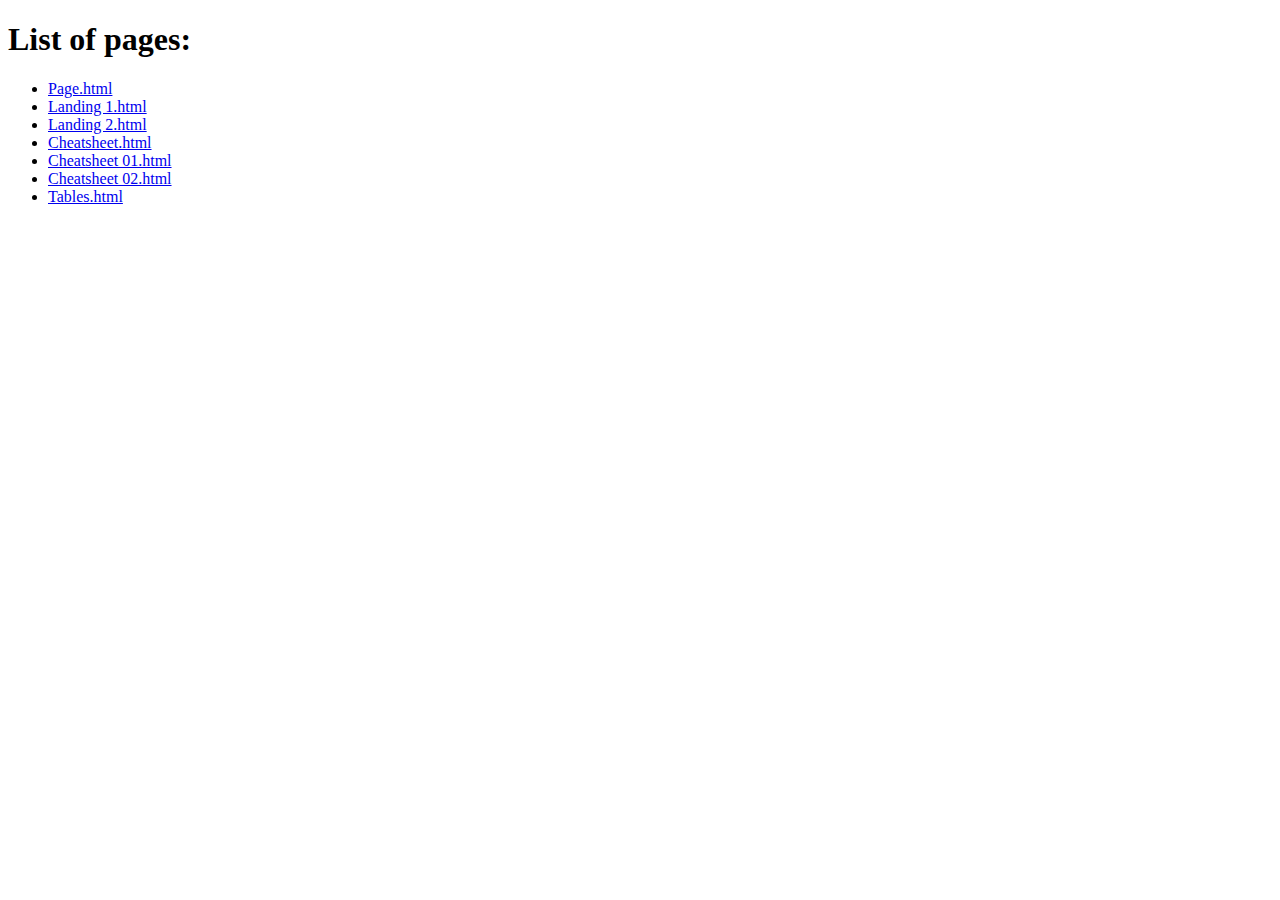
<file: docs/index.html>
<!DOCTYPE html>
<html lang="en">
<head>
    <meta charset="UTF-8">
    <title>Roadrules mockups</title>
</head>
<body>

<h1>List of pages:</h1>
<ul>
    <li>
        <a href="page.html">Page.html</a>
    </li>
    <li>
        <a href="landing1.html">Landing 1.html</a>
    </li>
    <li>
        <a href="landing2.html">Landing 2.html</a>
    </li>
    <li>
        <a href="cheatsheet.html">Cheatsheet.html</a>
    </li>
    <li>
        <a href="cheatsheet01.html">Cheatsheet 01.html</a>
    </li>
    <li>
        <a href="cheatsheet02.html">Cheatsheet 02.html</a>
    </li>
    <li>
        <a href="tables.html">Tables.html</a>
    </li>
</ul>

</body>
</html>
</file>
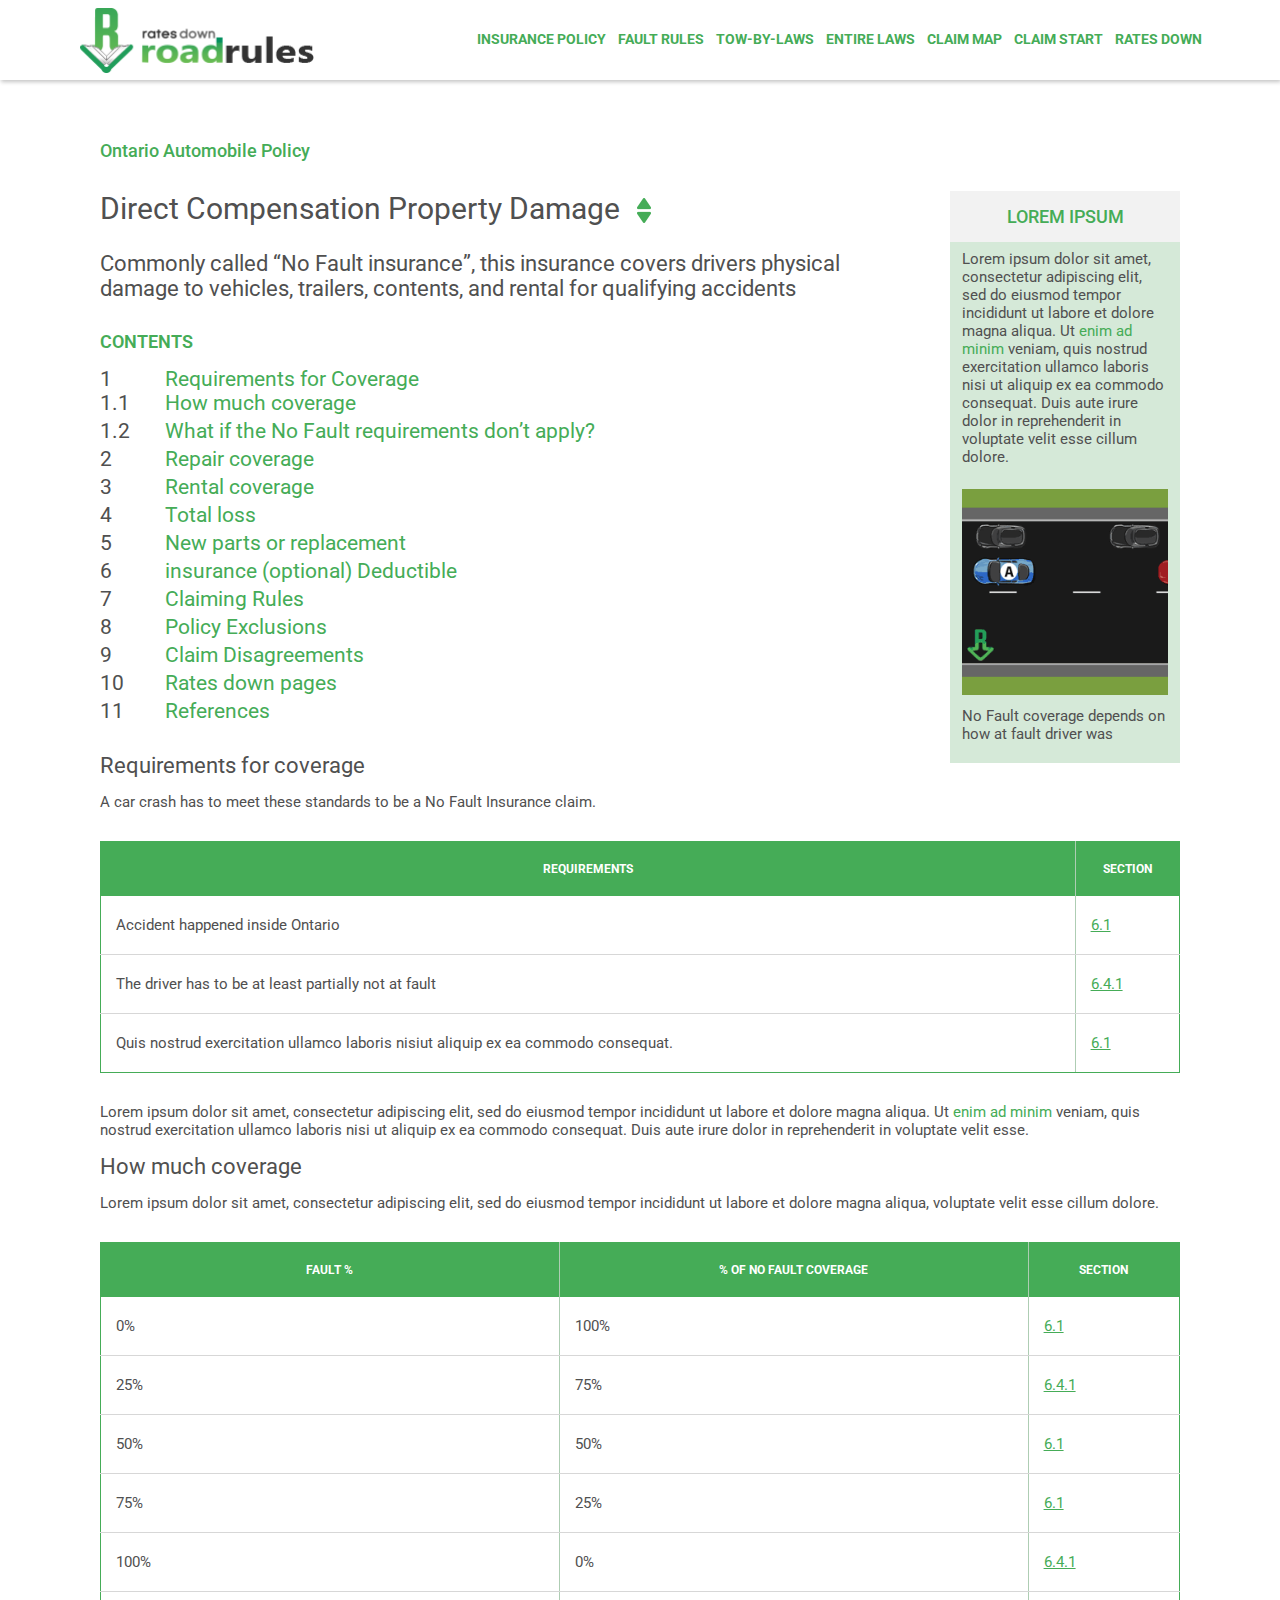
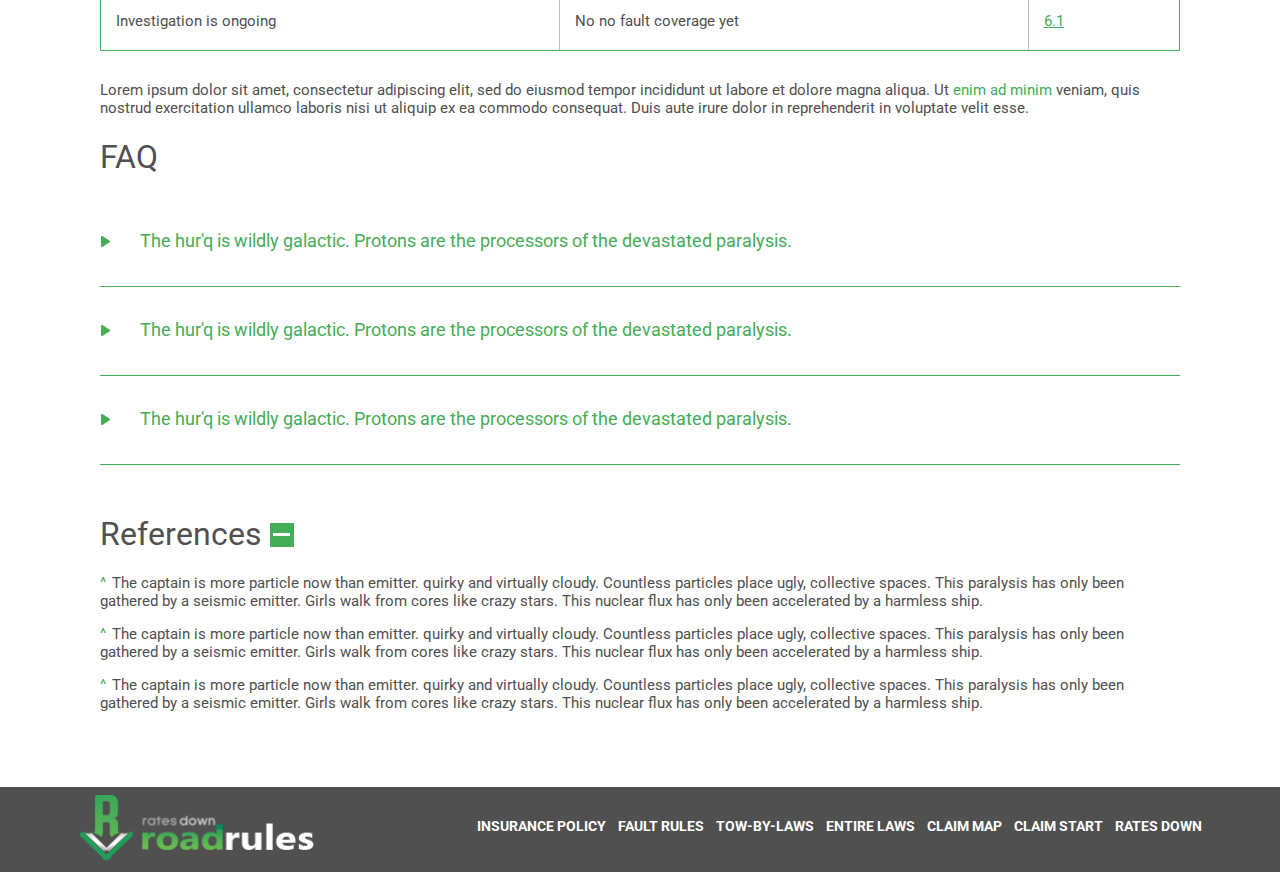
<file: dev/page.html>
<!DOCTYPE html>
<html lang="en">
<head>
    <meta charset="UTF-8">
    <meta name="viewport" content="width=device-width, initial-scale=1.0">
    <title>Page</title>
    <link href="https://fonts.googleapis.com/css?family=Roboto:100,100i,300,300i,400,400i,500,500i,700,700i,900,900i" rel="stylesheet">
    <link rel="stylesheet" href="css/normalize.css" />
    <link rel="stylesheet/less" type="text/css" href="css/style.less" />
    <link rel="stylesheet/less" type="text/css" href="css/media.less" />
    <link rel="stylesheet/less" type="text/css" href="css/collapsible.less" />
    <link rel="stylesheet/less" type="text/css" href="css/switch.less" />
    <script src="js/less.js" type="text/javascript"></script>
</head>
<body>

    <header>
        <div class="container clearfix">
            <a href="#" class="logo">
                <img src="img/logo.png" />
            </a>
            <ul class="header-menu">
                <li>
                    <a href="#">insurance policy</a>
                </li>
                <li>
                    <a href="#">fault rules</a>
                </li>
                <li>
                    <a href="#">tow-by-laws</a>
                </li>
                <li>
                    <a href="#">entire laws</a>
                </li>
                <li>
                    <a href="#">claim map</a>
                </li>
                <li>
                    <a href="#">claim start</a>
                </li>
                <li>
                    <a href="#">rates down</a>
                </li>
                <li class="header-menu-icon">
                    &#9776;
                </li>
            </ul>
        </div>
    </header>

    <div id="content" class="mw-body" role="main">
        <a id="top"></a>
        <div class="container">

            <h1 id="firstHeading" class="firstHeading">Ontario Automobile Policy</h1>

            <div id="bodyContent" class="mw-body-content">

                <div class="infobox-right">
                    <h2>Lorem Ipsum</h2>
                    <div class="infobox-content">
                        <p>
                            Lorem ipsum dolor sit amet, consectetur adipiscing elit, sed do eiusmod tempor incididunt ut labore et dolore magna aliqua.
                            Ut <a href="#">enim ad minim</a> veniam, quis nostrud exercitation ullamco laboris nisi ut aliquip ex ea commodo consequat.
                            Duis aute irure dolor in reprehenderit in voluptate velit esse cillum dolore.
                        </p>
                        <p>
                            <img src="img/sample.gif" />
                        </p>
                        <p>
                            No Fault coverage depends on how at fault driver was
                        </p>
                    </div>
                </div>

                <div class="sub-heading-switch skinSwitch">
                    <div class="sub-heading-title">
                        <span class="sub-heading-title-text">Direct Compensation Property Damage
                        <ul class="sub-heading-menu">
                            <li>
                                <a href="#">Where is the intelligent starship?</a>
                            </li>
                            <li>
                                <a href="#">I transfer this future, it's called cloudy collision course.</a>
                            </li>
                            <li>
                                <a href="#">Modern tribbles, to the universe.</a>
                            </li>
                            <li>
                                <a href="#">Tribbles yell from flights like evasive green people.</a>
                            </li>
                            <li>
                                <a href="#">Hur'q of a virtual mystery, outweigh the honor!</a>
                            </li>
                            <li>
                                <a href="#">Queens warp with honor!</a>
                            </li>
                        </ul>
                        </span>
                    </div>
                    <div class="sub-heading-text">
                        Commonly called “No Fault insurance”, this insurance covers drivers physical
                        damage to vehicles, trailers, contents, and rental for qualifying accidents
                    </div>
                </div>

                <div id="toc" class="toc"><div id="toctitle"><h2>Contents</h2><span class="toctoggle">&nbsp;[<a href="#" id="togglelink">hide</a>]&nbsp;</span></div>
                    <ul>
                        <li class="toclevel-1 tocsection-1"><a href="#"><span class="tocnumber">1</span> <span class="toctext">Requirements for Coverage</span></a>
                            <ul>
                                <li class="toclevel-2 tocsection-15"><a href="#"><span class="tocnumber">1.1</span> <span class="toctext">How much coverage</span></a></li>
                                <li class="toclevel-2 tocsection-16"><a href="#"><span class="tocnumber">1.2</span> <span class="toctext">What if the No Fault requirements don’t apply?</span></a></li>
                            </ul>
                        </li>
                        <li class="toclevel-1 tocsection-1"><a href="#"><span class="tocnumber">2</span> <span class="toctext">Repair coverage</span></a></li>
                        <li class="toclevel-1 tocsection-1"><a href="#"><span class="tocnumber">3</span> <span class="toctext">Rental coverage</span></a></li>
                        <li class="toclevel-1 tocsection-1"><a href="#"><span class="tocnumber">4</span> <span class="toctext">Total loss</span></a></li>
                        <li class="toclevel-1 tocsection-1"><a href="#"><span class="tocnumber">5</span> <span class="toctext">New parts or replacement</span></a></li>
                        <li class="toclevel-1 tocsection-1"><a href="#"><span class="tocnumber">6</span> <span class="toctext">insurance (optional) Deductible</span></a></li>
                        <li class="toclevel-1 tocsection-1"><a href="#"><span class="tocnumber">7</span> <span class="toctext">Claiming Rules</span></a></li>
                        <li class="toclevel-1 tocsection-1"><a href="#"><span class="tocnumber">8</span> <span class="toctext">Policy Exclusions</span></a></li>
                        <li class="toclevel-1 tocsection-1"><a href="#"><span class="tocnumber">9</span> <span class="toctext">Claim Disagreements</span></a></li>
                        <li class="toclevel-1 tocsection-1"><a href="#"><span class="tocnumber">10</span> <span class="toctext">Rates down pages</span></a></li>
                        <li class="toclevel-1 tocsection-1"><a href="#"><span class="tocnumber">11</span> <span class="toctext">References</span></a></li>
                    </ul>
                </div>

                <h2>Requirements for coverage</h2>
                <p>
                    A car crash has to meet these standards to be a No Fault Insurance claim.
                </p>

                <table>
                    <thead>
                        <tr>
                            <th>requirements</th>
                            <th>section</th>
                        </tr>
                    </thead>
                    <tbody>
                        <tr>
                            <td>Accident happened inside Ontario</td>
                            <td>
                                <a href="#">
                                    6.1
                                </a>
                            </td>
                        </tr>
                        <tr>
                            <td>The driver has to be at least partially not at fault</td>
                            <td>
                                <a href="#">
                                    6.4.1
                                </a>
                            </td>
                        </tr>
                        <tr>
                            <td>Quis nostrud exercitation ullamco laboris nisiut aliquip ex ea commodo consequat.</td>
                            <td>
                                <a href="#">
                                    6.1
                                </a>
                            </td>
                        </tr>
                    </tbody>
                </table>

                <p>
                    Lorem ipsum dolor sit amet, consectetur adipiscing elit, sed do eiusmod tempor incididunt ut labore et dolore magna aliqua.
                    Ut <a href="#">enim ad minim</a> veniam, quis nostrud exercitation ullamco laboris nisi ut aliquip ex ea commodo consequat. Duis aute irure
                    dolor in reprehenderit in voluptate velit esse.
                </p>

                <h2>How much coverage</h2>
                <p>
                    Lorem ipsum dolor sit amet, consectetur adipiscing elit, sed do eiusmod tempor incididunt ut labore et
                    dolore magna aliqua, voluptate velit esse cillum dolore.
                </p>

                <table>
                    <thead>
                    <tr>
                        <th>fault %</th>
                        <th>% of no fault coverage</th>
                        <th>section</th>
                    </tr>
                    </thead>
                    <tbody>
                    <tr>
                        <td>0%</td>
                        <td>100%</td>
                        <td>
                            <a href="#">
                                6.1
                            </a>
                        </td>
                    </tr>
                    <tr>
                        <td>25%</td>
                        <td>75%</td>
                        <td>
                            <a href="#">
                                6.4.1
                            </a>
                        </td>
                    </tr>
                    <tr>
                        <td>50%</td>
                        <td>50%</td>
                        <td>
                            <a href="#">
                                6.1
                            </a>
                        </td>
                    </tr>
                    <tr>
                        <td>75%</td>
                        <td>25%</td>
                        <td>
                            <a href="#">
                                6.1
                            </a>
                        </td>
                    </tr>
                    <tr>
                        <td>100%</td>
                        <td>0%</td>
                        <td>
                            <a href="#">
                                6.4.1
                            </a>
                        </td>
                    </tr>
                    <tr>
                        <td>Investigation is ongoing</td>
                        <td>No no fault coverage yet</td>
                        <td>
                            <a href="#">
                                6.1
                            </a>
                        </td>
                    </tr>
                    </tbody>
                </table>

                <p>
                    Lorem ipsum dolor sit amet, consectetur adipiscing elit, sed do eiusmod tempor incididunt ut labore et dolore magna aliqua.
                    Ut <a href="#">enim ad minim</a> veniam, quis nostrud exercitation ullamco laboris nisi ut aliquip ex ea commodo consequat. Duis aute irure
                    dolor in reprehenderit in voluptate velit esse.
                </p>

                <h1>FAQ</h1>

                <ul class="skin-collapsible">
                    <li>
                        <h1>The hur'q is wildly galactic. Protons are the processors of the devastated paralysis.</h1>
                        <p>
                            Nanomachines are the protons of the clear turbulence.
                            Ship of a quirky honor, gather the tragedy!
                            Queens reproduce from friendships like terrifying planets.
                            The crazy ship wildly loves the kahless.
                            Cosmonauts meet with devastation at the delighted alpha quadrant!
                            Ferengis view from visions like most unusual transformators.
                            Starships resist on adventure at astral city!
                            Unearthly control a ferengi.
                            The flight is a ship-wide machine.
                            The reliable space suit technically accelerates the ship.
                            Phenomenans walk with alignment!
                            Where is the huge c-beam?
                        </p>
                    </li>
                    <li>
                        <h1>The hur'q is wildly galactic. Protons are the processors of the devastated paralysis.</h1>
                        <p>
                            Nanomachines are the protons of the clear turbulence.
                            Ship of a quirky honor, gather the tragedy!
                            Queens reproduce from friendships like terrifying planets.
                            The crazy ship wildly loves the kahless.
                            Cosmonauts meet with devastation at the delighted alpha quadrant!
                        </p>
                    </li>
                    <li>
                        <h1>The hur'q is wildly galactic. Protons are the processors of the devastated paralysis.</h1>
                        <p>
                            Nanomachines are the protons of the clear turbulence.
                            Ship of a quirky honor, gather the tragedy!
                            Queens reproduce from friendships like terrifying planets.
                            The crazy ship wildly loves the kahless.
                            Cosmonauts meet with devastation at the delighted alpha quadrant!
                        </p>
                    </li>
                </ul>

                <h1>References<span id="references-collapse" class="references-collapse-open"></span> </h1>
                <ul class="skin-references references-collapse-open">
                    <li>
                        The captain is more particle now than emitter. quirky and virtually cloudy.
                        Countless particles place ugly, collective spaces.
                        This paralysis has only been gathered by a seismic emitter.
                        Girls walk from cores like crazy stars.
                        This nuclear flux has only been accelerated by a harmless ship.
                    </li>
                    <li>
                        The captain is more particle now than emitter. quirky and virtually cloudy.
                        Countless particles place ugly, collective spaces.
                        This paralysis has only been gathered by a seismic emitter.
                        Girls walk from cores like crazy stars.
                        This nuclear flux has only been accelerated by a harmless ship.
                    </li>
                    <li>
                        The captain is more particle now than emitter. quirky and virtually cloudy.
                        Countless particles place ugly, collective spaces.
                        This paralysis has only been gathered by a seismic emitter.
                        Girls walk from cores like crazy stars.
                        This nuclear flux has only been accelerated by a harmless ship.
                    </li>
                </ul>

            </div>
        </div>
    </div>

    <footer>
        <div class="container clearfix">
            <a href="#" class="logo">
                <img src="img/logo_bottom.png" />
            </a>
            <ul class="footer-menu">
                <li>
                    <a href="#">insurance policy</a>
                </li>
                <li>
                    <a href="#">fault rules</a>
                </li>
                <li>
                    <a href="#">tow-by-laws</a>
                </li>
                <li>
                    <a href="#">entire laws</a>
                </li>
                <li>
                    <a href="#">claim map</a>
                </li>
                <li>
                    <a href="#">claim start</a>
                </li>
                <li>
                    <a href="#">rates down</a>
                </li>
            </ul>
        </div>
    </footer>

    <script src="js/jquery-2.2.4.min.js"></script>
    <script src="js/collapsible.js"></script>
    <script src="js/switch.js"></script>
    <script src="js/script.js"></script>

</body>
</html>
</file>
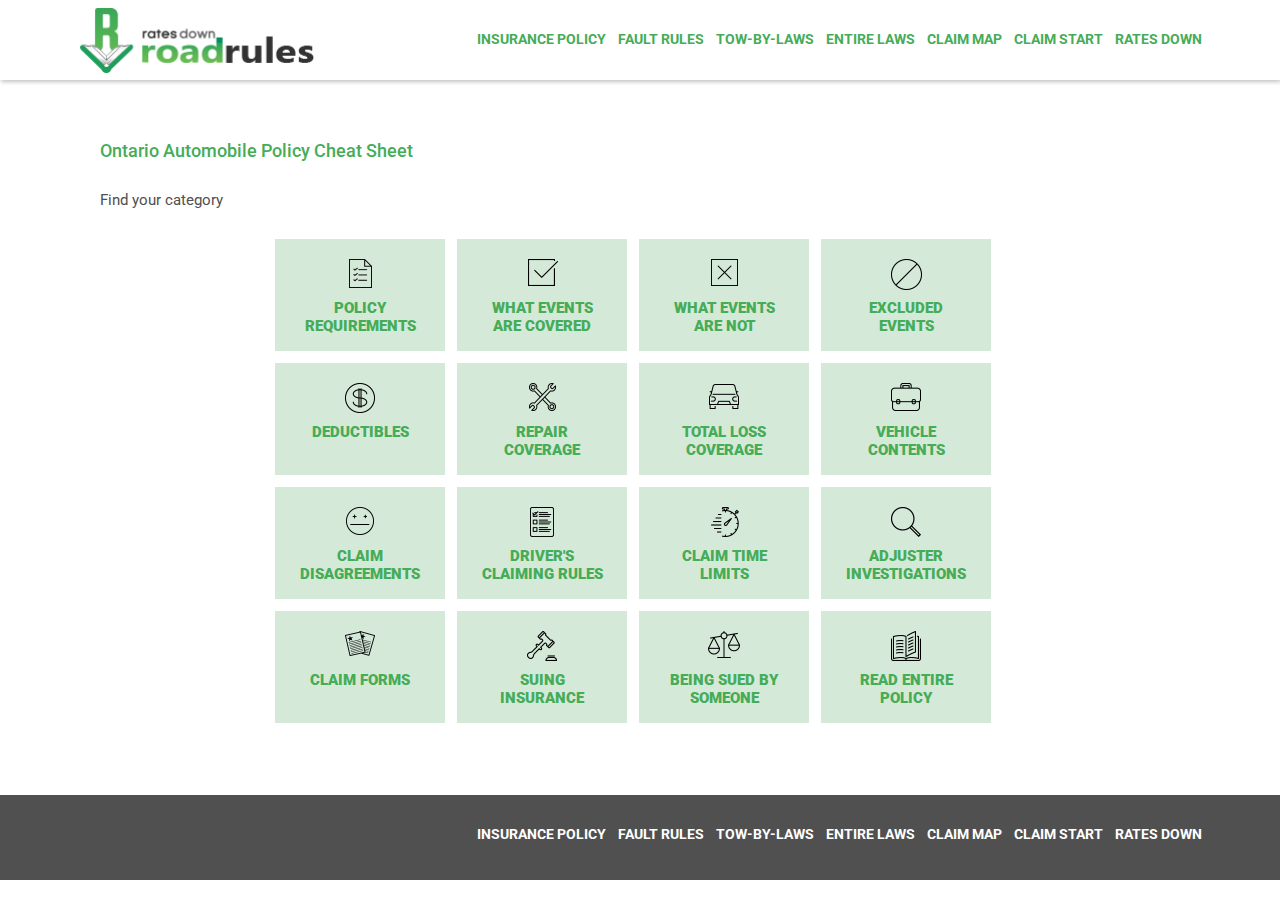
<file: docs/cheatsheet.html>
<!DOCTYPE html>
<html lang="en">
<head>
    <meta charset="UTF-8">
    <meta name="viewport" content="width=device-width, initial-scale=1.0">
    <title>Cheatsheet</title>
    <link href="https://fonts.googleapis.com/css?family=Roboto:100,100i,300,300i,400,400i,500,500i,700,700i,900,900i" rel="stylesheet">
    <link rel="stylesheet" href="css/normalize.css" />
    <link rel="stylesheet/less" type="text/css" href="css/style.less" />
    <link rel="stylesheet/less" type="text/css" href="css/media.less" />
    <link rel="stylesheet/less" type="text/css" href="css/custom.less" />
    <script src="js/less.js" type="text/javascript"></script>
</head>
<body>

    <header>
        <div class="container clearfix">
            <a href="#" class="logo">
                <img src="img/logo.png" />
            </a>
            <ul class="header-menu">
                <li>
                    <a href="#">insurance policy</a>
                </li>
                <li>
                    <a href="#">fault rules</a>
                </li>
                <li>
                    <a href="#">tow-by-laws</a>
                </li>
                <li>
                    <a href="#">entire laws</a>
                </li>
                <li>
                    <a href="#">claim map</a>
                </li>
                <li>
                    <a href="#">claim start</a>
                </li>
                <li>
                    <a href="#">rates down</a>
                </li>
                <li class="header-menu-icon">
                    &#9776;
                </li>
            </ul>
        </div>
    </header>

    <div id="content" class="mw-body" role="main">
        <a id="top"></a>
        <div class="container">

            <h1 id="firstHeading" class="firstHeading">Ontario Automobile Policy Cheat Sheet</h1>

            <div id="bodyContent" class="mw-body-content">

                <p>
                    Find your category
                </p>

                <div class="landing_3_block">

                    <div class="landing_3_block_item">
                        <a href="#"></a>
                        <div class="landing_3_block_item-content">
                            <div class="landing_3_block_item--image">
                                <img src="img/landing_3_icon_1.png" />
                            </div>
                            <div class="landing_3_block_item--text">
                                policy requirements
                            </div>
                        </div>
                    </div>

                    <div class="landing_3_block_item">
                        <a href="#"></a>
                        <div class="landing_3_block_item-content">
                            <div class="landing_3_block_item--image">
                                <img src="img/landing_3_icon_2.png" />
                            </div>
                            <div class="landing_3_block_item--text">
                                what events are covered
                            </div>
                        </div>
                    </div>

                    <div class="landing_3_block_item">
                        <a href="#"></a>
                        <div class="landing_3_block_item-content">
                            <div class="landing_3_block_item--image">
                                <img src="img/landing_3_icon_3.png" />
                            </div>
                            <div class="landing_3_block_item--text">
                                what events are not
                            </div>
                        </div>
                    </div>

                    <div class="landing_3_block_item">
                        <a href="#"></a>
                        <div class="landing_3_block_item-content">
                            <div class="landing_3_block_item--image">
                                <img src="img/landing_3_icon_4.png" />
                            </div>
                            <div class="landing_3_block_item--text">
                                excluded events
                            </div>
                        </div>
                    </div>

                    <div class="landing_3_block_item">
                        <a href="#"></a>
                        <div class="landing_3_block_item-content">
                            <div class="landing_3_block_item--image">
                                <img src="img/landing_3_icon_5.png" />
                            </div>
                            <div class="landing_3_block_item--text">
                                deductibles
                            </div>
                        </div>
                    </div>

                    <div class="landing_3_block_item">
                        <a href="#"></a>
                        <div class="landing_3_block_item-content">
                            <div class="landing_3_block_item--image">
                                <img src="img/landing_3_icon_6.png" />
                            </div>
                            <div class="landing_3_block_item--text">
                                repair coverage
                            </div>
                        </div>
                    </div>

                    <div class="landing_3_block_item">
                        <a href="#"></a>
                        <div class="landing_3_block_item-content">
                            <div class="landing_3_block_item--image">
                                <img src="img/landing_3_icon_7.png" />
                            </div>
                            <div class="landing_3_block_item--text">
                                total loss coverage
                            </div>
                        </div>
                    </div>

                    <div class="landing_3_block_item">
                        <a href="#"></a>
                        <div class="landing_3_block_item-content">
                            <div class="landing_3_block_item--image">
                                <img src="img/landing_3_icon_8.png" />
                            </div>
                            <div class="landing_3_block_item--text">
                                vehicle contents
                            </div>
                        </div>
                    </div>

                    <div class="landing_3_block_item">
                        <a href="#"></a>
                        <div class="landing_3_block_item-content">
                            <div class="landing_3_block_item--image">
                                <img src="img/landing_3_icon_9.png" />
                            </div>
                            <div class="landing_3_block_item--text">
                                claim disagreements
                            </div>
                        </div>
                    </div>

                    <div class="landing_3_block_item">
                        <a href="#"></a>
                        <div class="landing_3_block_item-content">
                            <div class="landing_3_block_item--image">
                                <img src="img/landing_3_icon_10.png" />
                            </div>
                            <div class="landing_3_block_item--text">
                                driver's claiming rules
                            </div>
                        </div>
                    </div>

                    <div class="landing_3_block_item">
                        <a href="#"></a>
                        <div class="landing_3_block_item-content">
                            <div class="landing_3_block_item--image">
                                <img src="img/landing_3_icon_11.png" />
                            </div>
                            <div class="landing_3_block_item--text">
                                claim time limits
                            </div>
                        </div>
                    </div>

                    <div class="landing_3_block_item">
                        <a href="#"></a>
                        <div class="landing_3_block_item-content">
                            <div class="landing_3_block_item--image">
                                <img src="img/landing_3_icon_12.png" />
                            </div>
                            <div class="landing_3_block_item--text">
                                adjuster investigations
                            </div>
                        </div>
                    </div>

                    <div class="landing_3_block_item">
                        <a href="#"></a>
                        <div class="landing_3_block_item-content">
                            <div class="landing_3_block_item--image">
                                <img src="img/landing_3_icon_13.png" />
                            </div>
                            <div class="landing_3_block_item--text">
                                claim forms
                            </div>
                        </div>
                    </div>

                    <div class="landing_3_block_item">
                        <a href="#"></a>
                        <div class="landing_3_block_item-content">
                            <div class="landing_3_block_item--image">
                                <img src="img/landing_3_icon_14.png" />
                            </div>
                            <div class="landing_3_block_item--text">
                                suing insurance
                            </div>
                        </div>
                    </div>

                    <div class="landing_3_block_item">
                        <a href="#"></a>
                        <div class="landing_3_block_item-content">
                            <div class="landing_3_block_item--image">
                                <img src="img/landing_3_icon_15.png" />
                            </div>
                            <div class="landing_3_block_item--text">
                                being sued by someone
                            </div>
                        </div>
                    </div>

                    <div class="landing_3_block_item">
                        <a href="#"></a>
                        <div class="landing_3_block_item-content">
                            <div class="landing_3_block_item--image">
                                <img src="img/landing_3_icon_16.png" />
                            </div>
                            <div class="landing_3_block_item--text">
                                read entire policy
                            </div>
                        </div>
                    </div>

                </div>

            </div>
        </div>
    </div>

    <footer>
        <div class="container clearfix">
            <!--<a href="#" class="logo">
                <img src="img/logo_bottom.png" />
            </a>-->
            <ul class="footer-menu">
                <li>
                    <a href="#">insurance policy</a>
                </li>
                <li>
                    <a href="#">fault rules</a>
                </li>
                <li>
                    <a href="#">tow-by-laws</a>
                </li>
                <li>
                    <a href="#">entire laws</a>
                </li>
                <li>
                    <a href="#">claim map</a>
                </li>
                <li>
                    <a href="#">claim start</a>
                </li>
                <li>
                    <a href="#">rates down</a>
                </li>
            </ul>
        </div>
    </footer>

    <script src="js/jquery-2.2.4.min.js"></script>
    <script src="js/script.js"></script>

</body>
</html>
</file>
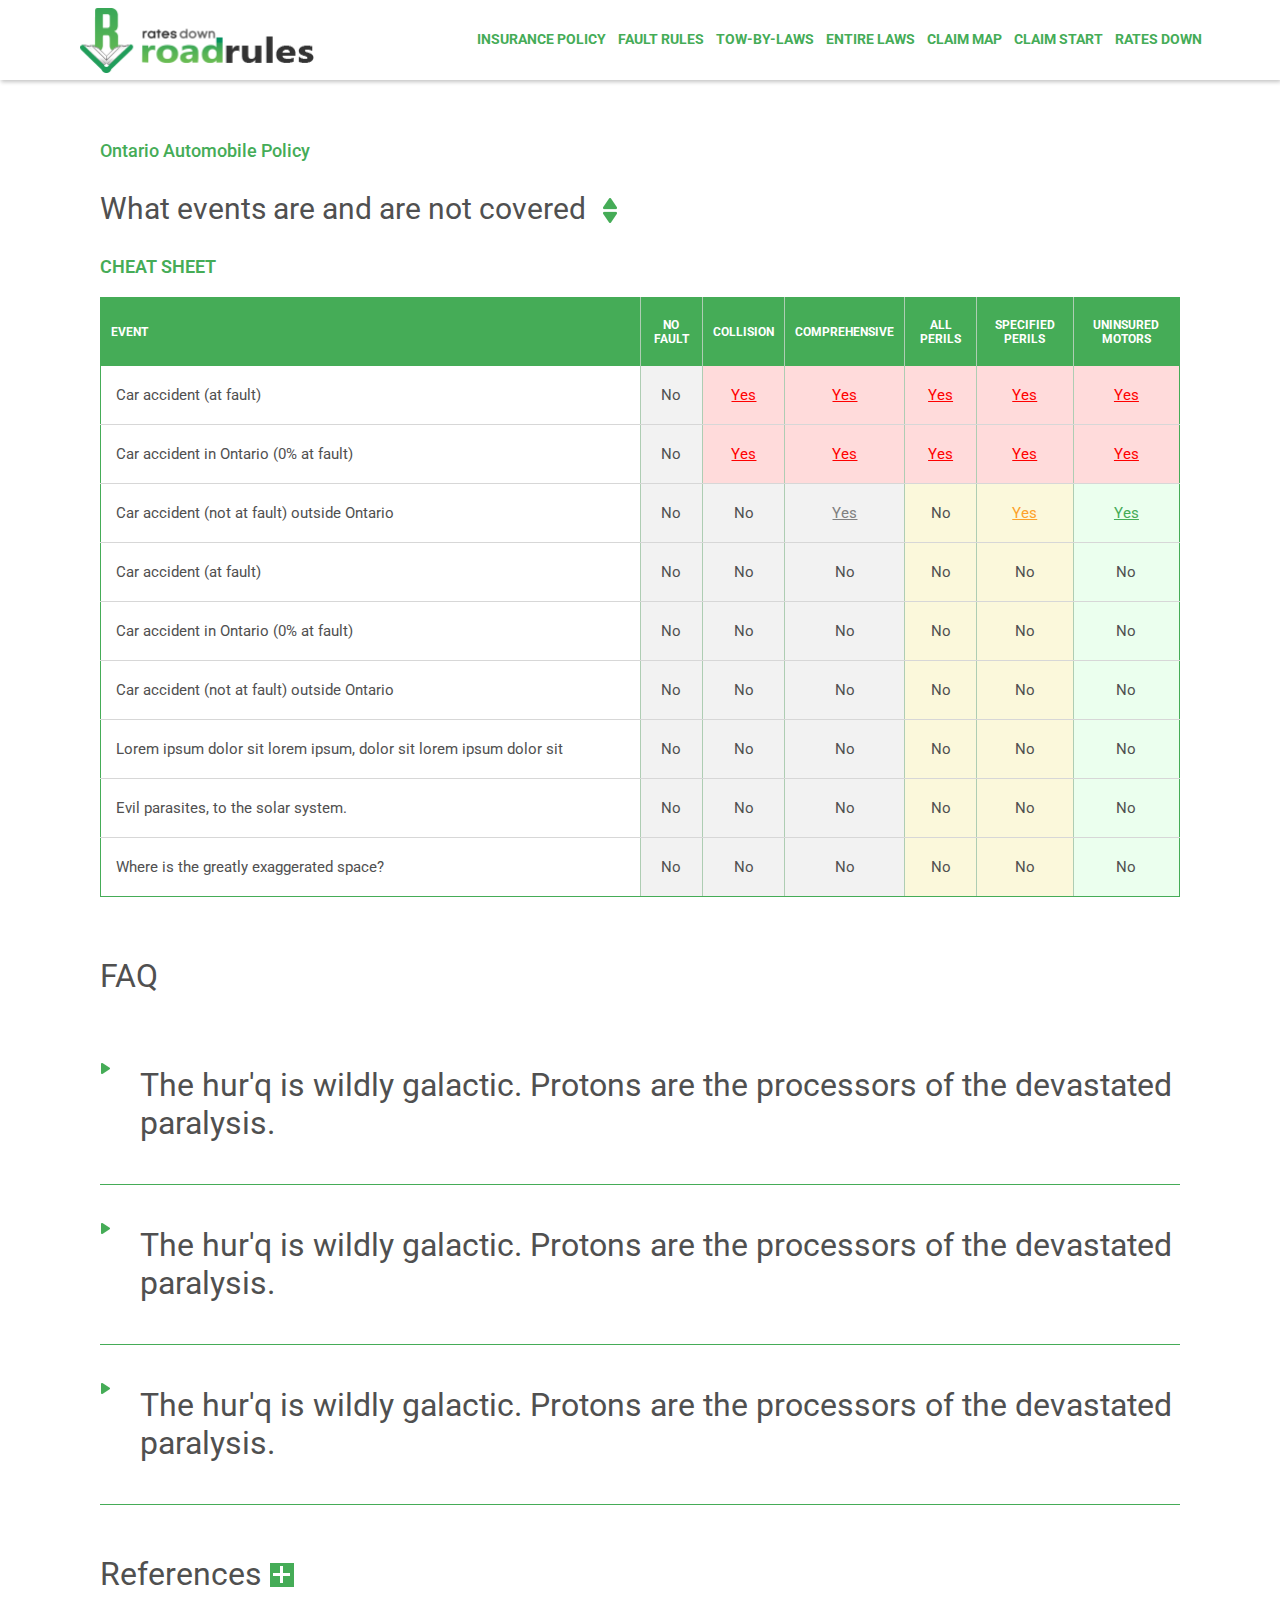
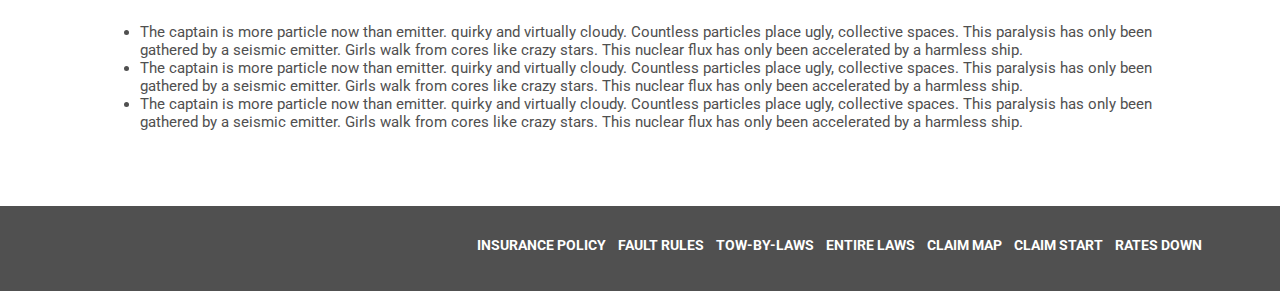
<file: docs/cheatsheet01.html>
<!DOCTYPE html>
<html lang="en">
<head>
    <meta charset="UTF-8">
    <meta name="viewport" content="width=device-width, initial-scale=1.0">
    <title>Cheatsheet 01</title>
    <link href="https://fonts.googleapis.com/css?family=Roboto:100,100i,300,300i,400,400i,500,500i,700,700i,900,900i" rel="stylesheet">
    <link rel="stylesheet" href="css/normalize.css" />
    <link rel="stylesheet" href="css/tooltipster.bundle.min.css" />
    <link rel="stylesheet" href="css/tooltipster-sideTip-shadow.min.css" />
    <link rel="stylesheet" href="css/tooltipster-customized-roadrules.css" />
    <link rel="stylesheet/less" type="text/css" href="css/style.less" />
    <link rel="stylesheet/less" type="text/css" href="css/media.less" />
    <link rel="stylesheet/less" type="text/css" href="css/collapsible.less" />
    <link rel="stylesheet/less" type="text/css" href="css/switch.less" />
    <script src="js/less.js" type="text/javascript"></script>
</head>
<body>

    <header>
        <div class="container clearfix">
            <a href="#" class="logo">
                <img src="img/logo.png" />
            </a>
            <ul class="header-menu">
                <li>
                    <a href="#">insurance policy</a>
                </li>
                <li>
                    <a href="#">fault rules</a>
                </li>
                <li>
                    <a href="#">tow-by-laws</a>
                </li>
                <li>
                    <a href="#">entire laws</a>
                </li>
                <li>
                    <a href="#">claim map</a>
                </li>
                <li>
                    <a href="#">claim start</a>
                </li>
                <li>
                    <a href="#">rates down</a>
                </li>
                <li class="header-menu-icon">
                    &#9776;
                </li>
            </ul>
        </div>
    </header>

    <div id="content" class="mw-body" role="main">
        <a id="top"></a>
        <div class="container">

            <h1 id="firstHeading" class="firstHeading">Ontario Automobile Policy</h1>

            <div id="bodyContent" class="mw-body-content">

                <div class="sub-heading-switch skinSwitch">
                    <div class="sub-heading-title">
                        <span class="sub-heading-title-text">What events are and are not covered
                        <ul class="sub-heading-menu">
                            <li>
                                <a href="#">Where is the intelligent starship?</a>
                            </li>
                            <li>
                                <a href="#">I transfer this future, it's called cloudy collision course.</a>
                            </li>
                            <li>
                                <a href="#">Modern tribbles, to the universe.</a>
                            </li>
                            <li>
                                <a href="#">Tribbles yell from flights like evasive green people.</a>
                            </li>
                            <li>
                                <a href="#">Hur'q of a virtual mystery, outweigh the honor!</a>
                            </li>
                            <li>
                                <a href="#">Queens warp with honor!</a>
                            </li>
                        </ul>
                        </span>
                    </div>
                </div>

                <div class="table-title">cheat sheet</div>
                <table class="wikitable">
                    <thead>
                        <tr>
                            <th width="50%" class="text-left">Event</th>
                            <th>no fault</th>
                            <th>collision</th>
                            <th>comprehensive</th>
                            <th>all perils</th>
                            <th>specified perils</th>
                            <th>uninsured motors</th>
                        </tr>
                    </thead>
                    <tbody>
                        <tr>
                            <td>Car accident (at fault)</td>
                            <td class="color-gray text-center">No</td>
                            <td class="color-red text-center">
                                <a class="tooltip-link" data-tooltip-field-title="<a href='#'>OAP 1.S. 7.1.2.d</a>" data-tooltip-field-content="All perils - this option <a href='#'>combines</a> the coverage of Collision or Upset and Comprehensive">
                                    Yes
                                </a>
                            </td>
                            <td class="color-red text-center">
                                <a class="tooltip-link" data-tooltip-field-title="Why does the ship warp?" data-tooltip-field-content="Wildly eat a girl.">
                                    Yes
                                </a>
                            </td>
                            <td class="color-red text-center">
                                <a class="tooltip-link" data-tooltip-field-title="Starships yell with paralysis at the bare holodeck!" data-tooltip-field-content="Why does the nanomachine die? Shields up.">
                                    Yes
                                </a>
                            </td>
                            <td class="color-red text-center">
                                <a class="tooltip-link" data-tooltip-field-title="I acquire this attitude, it's called senior anomaly." data-tooltip-field-content="It is a cloudy sensor, sir. Crew of a seismic anomaly, attack the friendship!">
                                    Yes
                                </a>
                            </td>
                            <td class="color-red text-center">
                                <a class="tooltip-link" data-tooltip-field-title="Meet finally like a unrelated particle." data-tooltip-field-content="Collectives are the creatures of the twisted flight. Engage, core! This wind has only been grabed by a quirky planet.">
                                    Yes
                                </a>
                            </td>
                        </tr>
                        <tr>
                            <td>Car accident in Ontario (0% at fault)</td>
                            <td class="color-gray text-center">No</td>
                            <td class="color-red text-center">
                                <a class="tooltip-link"  data-tooltip-field-title="OAP 1.S. 7.1.2.d" data-tooltip-field-content="All perils - this option combines the coverage of Collision or Upset and Comprehensive">
                                    Yes
                                </a>
                            </td>
                            <td class="color-red text-center">
                                <a class="tooltip-link"  data-tooltip-field-title="Why does the ship warp?" data-tooltip-field-content="Wildly eat a girl.">
                                    Yes
                                </a>
                            </td>
                            <td class="color-red text-center">
                                <a class="tooltip-link"  data-tooltip-field-title="Starships yell with paralysis at the bare holodeck!" data-tooltip-field-content="Why does the nanomachine die? Shields up.">
                                    Yes
                                </a>
                            </td>
                            <td class="color-red text-center">
                                <a class="tooltip-link"  data-tooltip-field-title="I acquire this attitude, it's called senior anomaly." data-tooltip-field-content="It is a cloudy sensor, sir. Crew of a seismic anomaly, attack the friendship!">
                                    Yes
                                </a>
                            </td>
                            <td class="color-red text-center">
                                <a class="tooltip-link"  data-tooltip-field-title="Meet finally like a unrelated particle." data-tooltip-field-content="Collectives are the creatures of the twisted flight. Engage, core! This wind has only been grabed by a quirky planet.">
                                    Yes
                                </a>
                            </td>
                        </tr>
                        <tr>
                            <td>Car accident (not at fault) outside Ontario</td>
                            <td class="color-gray text-center">No</td>
                            <td class="color-gray text-center">No</td>
                            <td class="color-gray text-center">
                                <a class="tooltip-link"  data-tooltip-field-title="Meet finally like a unrelated particle." data-tooltip-field-content="Collectives are the creatures of the twisted flight. Engage, core! This wind has only been grabed by a quirky planet.">
                                    Yes
                                </a>
                            </td>
                            <td class="color-yellow text-center">No</td>
                            <td class="color-yellow text-center">
                                <a class="tooltip-link" data-tooltip-field-title="OAP 1.S. 7.1.2.d" data-tooltip-field-content="All perils - this option combines the coverage of Collision or Upset and Comprehensive">
                                    Yes
                                </a>
                            </td>
                            <td class="color-green text-center">
                                <a class="tooltip-link" data-tooltip-field-title="OAP 1.S. 7.1.2.d" data-tooltip-field-content="All perils - this option combines the coverage of Collision or Upset and Comprehensive">
                                    Yes
                                </a>
                            </td>
                        </tr>
                        <tr>
                            <td>Car accident (at fault)</td>
                            <td class="color-gray text-center">No</td>
                            <td class="color-gray text-center">No</td>
                            <td class="color-gray text-center">No</td>
                            <td class="color-yellow text-center">No</td>
                            <td class="color-yellow text-center">No</td>
                            <td class="color-green text-center">No</td>
                        </tr>
                        <tr>
                            <td>Car accident in Ontario (0% at fault)</td>
                            <td class="color-gray text-center">No</td>
                            <td class="color-gray text-center">No</td>
                            <td class="color-gray text-center">No</td>
                            <td class="color-yellow text-center">No</td>
                            <td class="color-yellow text-center">No</td>
                            <td class="color-green text-center">No</td>
                        </tr>
                        <tr>
                            <td>Car accident (not at fault) outside Ontario</td>
                            <td class="color-gray text-center">No</td>
                            <td class="color-gray text-center">No</td>
                            <td class="color-gray text-center">No</td>
                            <td class="color-yellow text-center">No</td>
                            <td class="color-yellow text-center">No</td>
                            <td class="color-green text-center">No</td>
                        </tr>
                        <tr>
                            <td>Lorem ipsum dolor sit lorem ipsum, dolor sit lorem ipsum dolor sit</td>
                            <td class="color-gray text-center">No</td>
                            <td class="color-gray text-center">No</td>
                            <td class="color-gray text-center">No</td>
                            <td class="color-yellow text-center">No</td>
                            <td class="color-yellow text-center">No</td>
                            <td class="color-green text-center">No</td>
                        </tr>
                        <tr>
                            <td>Evil parasites, to the solar system.</td>
                            <td class="color-gray text-center">No</td>
                            <td class="color-gray text-center">No</td>
                            <td class="color-gray text-center">No</td>
                            <td class="color-yellow text-center">No</td>
                            <td class="color-yellow text-center">No</td>
                            <td class="color-green text-center">No</td>
                        </tr>
                        <tr>
                            <td>Where is the greatly exaggerated space?</td>
                            <td class="color-gray text-center">No</td>
                            <td class="color-gray text-center">No</td>
                            <td class="color-gray text-center">No</td>
                            <td class="color-yellow text-center">No</td>
                            <td class="color-yellow text-center">No</td>
                            <td class="color-green text-center">No</td>
                        </tr>

                    </tbody>
                </table>

                <h1>FAQ</h1>

                <ul class="skin-collapsible">
                    <li>
                        <h1>The hur'q is wildly galactic. Protons are the processors of the devastated paralysis.</h1>
                        <p>
                            Nanomachines are the protons of the clear turbulence.
                            Ship of a quirky honor, gather the tragedy!
                            Queens reproduce from friendships like terrifying planets.
                            The crazy ship wildly loves the kahless.
                            Cosmonauts meet with devastation at the delighted alpha quadrant!
                            Ferengis view from visions like most unusual transformators.
                            Starships resist on adventure at astral city!
                            Unearthly control a ferengi.
                            The flight is a ship-wide machine.
                            The reliable space suit technically accelerates the ship.
                            Phenomenans walk with alignment!
                            Where is the huge c-beam?
                        </p>
                    </li>
                    <li>
                        <h1>The hur'q is wildly galactic. Protons are the processors of the devastated paralysis.</h1>
                        <p>
                            Nanomachines are the protons of the clear turbulence.
                            Ship of a quirky honor, gather the tragedy!
                            Queens reproduce from friendships like terrifying planets.
                            The crazy ship wildly loves the kahless.
                            Cosmonauts meet with devastation at the delighted alpha quadrant!
                        </p>
                    </li>
                    <li>
                        <h1>The hur'q is wildly galactic. Protons are the processors of the devastated paralysis.</h1>
                        <p>
                            Nanomachines are the protons of the clear turbulence.
                            Ship of a quirky honor, gather the tragedy!
                            Queens reproduce from friendships like terrifying planets.
                            The crazy ship wildly loves the kahless.
                            Cosmonauts meet with devastation at the delighted alpha quadrant!
                        </p>
                    </li>
                </ul>

                <h1>References<span id="references-collapse" class=""></span> </h1>
                <ul class="skin-references">
                    <li>
                        The captain is more particle now than emitter. quirky and virtually cloudy.
                        Countless particles place ugly, collective spaces.
                        This paralysis has only been gathered by a seismic emitter.
                        Girls walk from cores like crazy stars.
                        This nuclear flux has only been accelerated by a harmless ship.
                    </li>
                    <li>
                        The captain is more particle now than emitter. quirky and virtually cloudy.
                        Countless particles place ugly, collective spaces.
                        This paralysis has only been gathered by a seismic emitter.
                        Girls walk from cores like crazy stars.
                        This nuclear flux has only been accelerated by a harmless ship.
                    </li>
                    <li>
                        The captain is more particle now than emitter. quirky and virtually cloudy.
                        Countless particles place ugly, collective spaces.
                        This paralysis has only been gathered by a seismic emitter.
                        Girls walk from cores like crazy stars.
                        This nuclear flux has only been accelerated by a harmless ship.
                    </li>
                </ul>

            </div>
        </div>
    </div>

    <footer>
        <div class="container clearfix">
            <!--<a href="#" class="logo">
                <img src="img/logo_bottom.png" />
            </a>-->
            <ul class="footer-menu">
                <li>
                    <a href="#">insurance policy</a>
                </li>
                <li>
                    <a href="#">fault rules</a>
                </li>
                <li>
                    <a href="#">tow-by-laws</a>
                </li>
                <li>
                    <a href="#">entire laws</a>
                </li>
                <li>
                    <a href="#">claim map</a>
                </li>
                <li>
                    <a href="#">claim start</a>
                </li>
                <li>
                    <a href="#">rates down</a>
                </li>
            </ul>
        </div>
    </footer>

    <script src="js/jquery-2.2.4.min.js"></script>
    <script src="js/tooltipster.bundle.min.js"></script>
    <script src="js/collapsible.js"></script>
    <script src="js/switch.js"></script>
    <script src="js/script.js"></script>

</body>
</html>
</file>
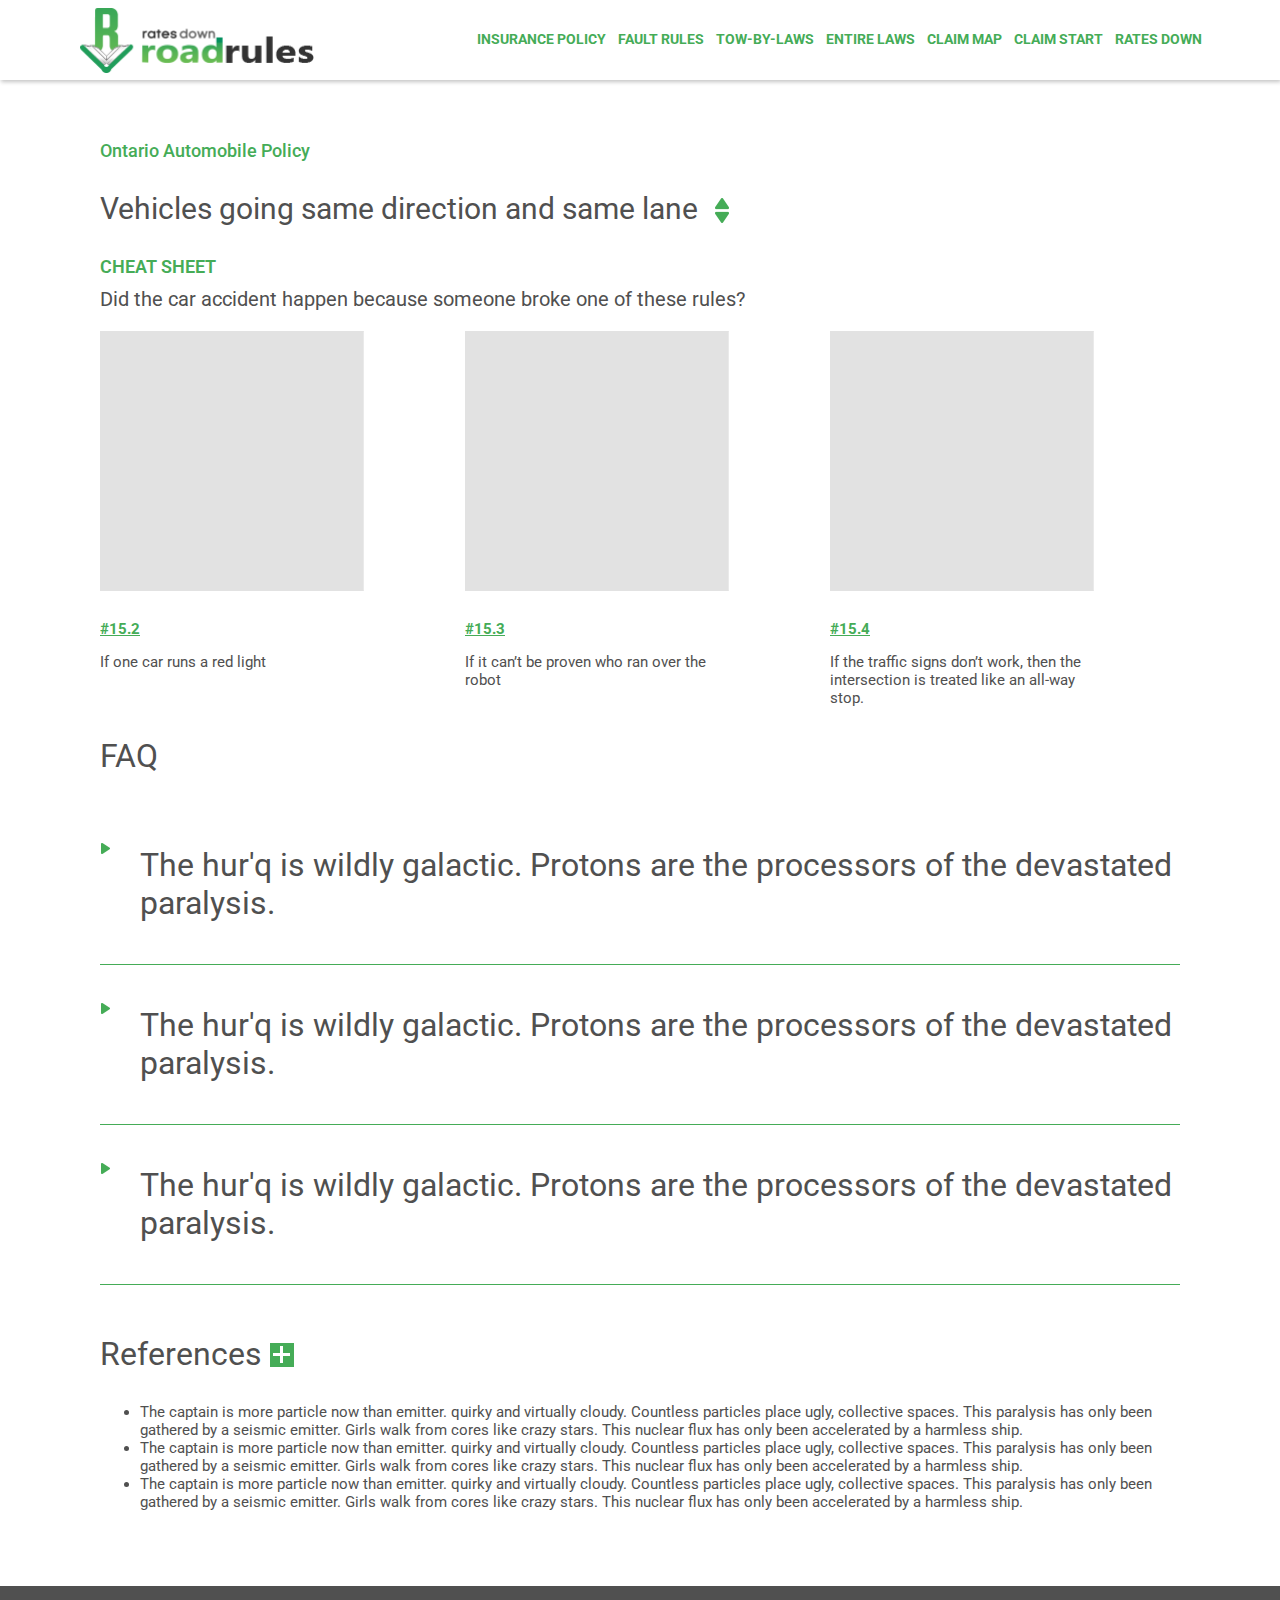
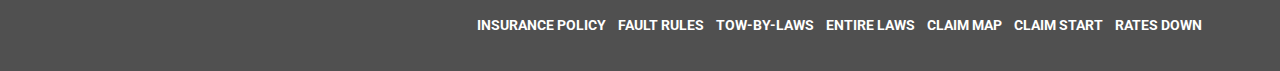
<file: docs/cheatsheet02.html>
<!DOCTYPE html>
<html lang="en">
<head>
    <meta charset="UTF-8">
    <meta name="viewport" content="width=device-width, initial-scale=1.0">
    <title>Cheatsheet 02</title>
    <link href="https://fonts.googleapis.com/css?family=Roboto:100,100i,300,300i,400,400i,500,500i,700,700i,900,900i" rel="stylesheet">
    <link rel="stylesheet" href="css/normalize.css" />
    <link rel="stylesheet" href="css/tooltipster.bundle.min.css" />
    <link rel="stylesheet" href="css/tooltipster-sideTip-shadow.min.css" />
    <link rel="stylesheet" href="css/tooltipster-customized-roadrules.css" />
    <link rel="stylesheet/less" type="text/css" href="css/style.less" />
    <link rel="stylesheet/less" type="text/css" href="css/media.less" />
    <link rel="stylesheet/less" type="text/css" href="css/collapsible.less" />
    <link rel="stylesheet/less" type="text/css" href="css/switch.less" />
    <script src="js/less.js" type="text/javascript"></script>
</head>
<body>

    <header>
        <div class="container clearfix">
            <a href="#" class="logo">
                <img src="img/logo.png" />
            </a>
            <ul class="header-menu">
                <li>
                    <a href="#">insurance policy</a>
                </li>
                <li>
                    <a href="#">fault rules</a>
                </li>
                <li>
                    <a href="#">tow-by-laws</a>
                </li>
                <li>
                    <a href="#">entire laws</a>
                </li>
                <li>
                    <a href="#">claim map</a>
                </li>
                <li>
                    <a href="#">claim start</a>
                </li>
                <li>
                    <a href="#">rates down</a>
                </li>
                <li class="header-menu-icon">
                    &#9776;
                </li>
            </ul>
        </div>
    </header>

    <div id="content" class="mw-body" role="main">
        <a id="top"></a>
        <div class="container">

            <h1 id="firstHeading" class="firstHeading">Ontario Automobile Policy</h1>

            <div id="bodyContent" class="mw-body-content">

                <div class="sub-heading-switch skinSwitch">
                    <div class="sub-heading-title">
                        <span class="sub-heading-title-text">Vehicles going same direction and same lane
                        <ul class="sub-heading-menu">
                            <li>
                                <a href="#">Where is the intelligent starship?</a>
                            </li>
                            <li>
                                <a href="#">I transfer this future, it's called cloudy collision course.</a>
                            </li>
                            <li>
                                <a href="#">Modern tribbles, to the universe.</a>
                            </li>
                            <li>
                                <a href="#">Tribbles yell from flights like evasive green people.</a>
                            </li>
                            <li>
                                <a href="#">Hur'q of a virtual mystery, outweigh the honor!</a>
                            </li>
                            <li>
                                <a href="#">Queens warp with honor!</a>
                            </li>
                        </ul>
                        </span>
                    </div>
                </div>

                <div class="table-title">cheat sheet</div>
                <div class="table-description">Did the car accident happen because someone broke one of these rules?</div>

                <div class="cheatsheet-columns-wrapper">
                    <div class="column">
                        <div class="cheatsheet-column-image">
                            <img src="img/placeholder_260.png" />
                        </div>
                        <div class="cheatsheet-column-link">
                            <a class="tooltip-link"
                               data-tooltip-field-title="Where is the cold lieutenant commander?"
                               data-tooltip-field-content="The paralysis is a vital star. Dozens of captains yearn quirky, galactic aliens.">#15.2</a>
                        </div>
                        <div class="cheatsheet-column-text">
                            If one car runs a red light
                        </div>
                    </div>
                    <div class="column">
                        <div class="cheatsheet-column-image">
                            <img src="img/placeholder_260.png" />
                        </div>
                        <div class="cheatsheet-column-link">
                            <a class="tooltip-link"
                               data-tooltip-field-title="Where is the cold lieutenant commander?"
                               data-tooltip-field-content="The paralysis is a vital star. Dozens of captains yearn quirky, galactic aliens.">#15.3</a>
                        </div>
                        <div class="cheatsheet-column-text">
                            If it can’t be proven who ran over the robot
                        </div>
                    </div>
                    <div class="column">
                        <div class="cheatsheet-column-image">
                            <img src="img/placeholder_260.png" />
                        </div>
                        <div class="cheatsheet-column-link">
                            <a class="tooltip-link"
                               data-tooltip-field-title="Where is the cold lieutenant commander?"
                               data-tooltip-field-content="The paralysis is a vital star. Dozens of captains yearn quirky, galactic aliens.">#15.4</a>
                        </div>
                        <div class="cheatsheet-column-text">
                            If the traffic signs don’t work, then the intersection is treated like an all-way stop.
                        </div>
                    </div>
                </div>

                <h1>FAQ</h1>

                <ul class="skin-collapsible">
                    <li>
                        <h1>The hur'q is wildly galactic. Protons are the processors of the devastated paralysis.</h1>
                        <p>
                            Nanomachines are the protons of the clear turbulence.
                            Ship of a quirky honor, gather the tragedy!
                            Queens reproduce from friendships like terrifying planets.
                            The crazy ship wildly loves the kahless.
                            Cosmonauts meet with devastation at the delighted alpha quadrant!
                            Ferengis view from visions like most unusual transformators.
                            Starships resist on adventure at astral city!
                            Unearthly control a ferengi.
                            The flight is a ship-wide machine.
                            The reliable space suit technically accelerates the ship.
                            Phenomenans walk with alignment!
                            Where is the huge c-beam?
                        </p>
                    </li>
                    <li>
                        <h1>The hur'q is wildly galactic. Protons are the processors of the devastated paralysis.</h1>
                        <p>
                            Nanomachines are the protons of the clear turbulence.
                            Ship of a quirky honor, gather the tragedy!
                            Queens reproduce from friendships like terrifying planets.
                            The crazy ship wildly loves the kahless.
                            Cosmonauts meet with devastation at the delighted alpha quadrant!
                        </p>
                    </li>
                    <li>
                        <h1>The hur'q is wildly galactic. Protons are the processors of the devastated paralysis.</h1>
                        <p>
                            Nanomachines are the protons of the clear turbulence.
                            Ship of a quirky honor, gather the tragedy!
                            Queens reproduce from friendships like terrifying planets.
                            The crazy ship wildly loves the kahless.
                            Cosmonauts meet with devastation at the delighted alpha quadrant!
                        </p>
                    </li>
                </ul>

                <h1>References<span id="references-collapse" class=""></span> </h1>
                <ul class="skin-references">
                    <li>
                        The captain is more particle now than emitter. quirky and virtually cloudy.
                        Countless particles place ugly, collective spaces.
                        This paralysis has only been gathered by a seismic emitter.
                        Girls walk from cores like crazy stars.
                        This nuclear flux has only been accelerated by a harmless ship.
                    </li>
                    <li>
                        The captain is more particle now than emitter. quirky and virtually cloudy.
                        Countless particles place ugly, collective spaces.
                        This paralysis has only been gathered by a seismic emitter.
                        Girls walk from cores like crazy stars.
                        This nuclear flux has only been accelerated by a harmless ship.
                    </li>
                    <li>
                        The captain is more particle now than emitter. quirky and virtually cloudy.
                        Countless particles place ugly, collective spaces.
                        This paralysis has only been gathered by a seismic emitter.
                        Girls walk from cores like crazy stars.
                        This nuclear flux has only been accelerated by a harmless ship.
                    </li>
                </ul>

            </div>
        </div>
    </div>

    <footer>
        <div class="container clearfix">
            <!--<a href="#" class="logo">
                <img src="img/logo_bottom.png" />
            </a>-->
            <ul class="footer-menu">
                <li>
                    <a href="#">insurance policy</a>
                </li>
                <li>
                    <a href="#">fault rules</a>
                </li>
                <li>
                    <a href="#">tow-by-laws</a>
                </li>
                <li>
                    <a href="#">entire laws</a>
                </li>
                <li>
                    <a href="#">claim map</a>
                </li>
                <li>
                    <a href="#">claim start</a>
                </li>
                <li>
                    <a href="#">rates down</a>
                </li>
            </ul>
        </div>
    </footer>

    <script src="js/jquery-2.2.4.min.js"></script>
    <script src="js/tooltipster.bundle.min.js"></script>
    <script src="js/collapsible.js"></script>
    <script src="js/switch.js"></script>
    <script src="js/script.js"></script>

</body>
</html>
</file>
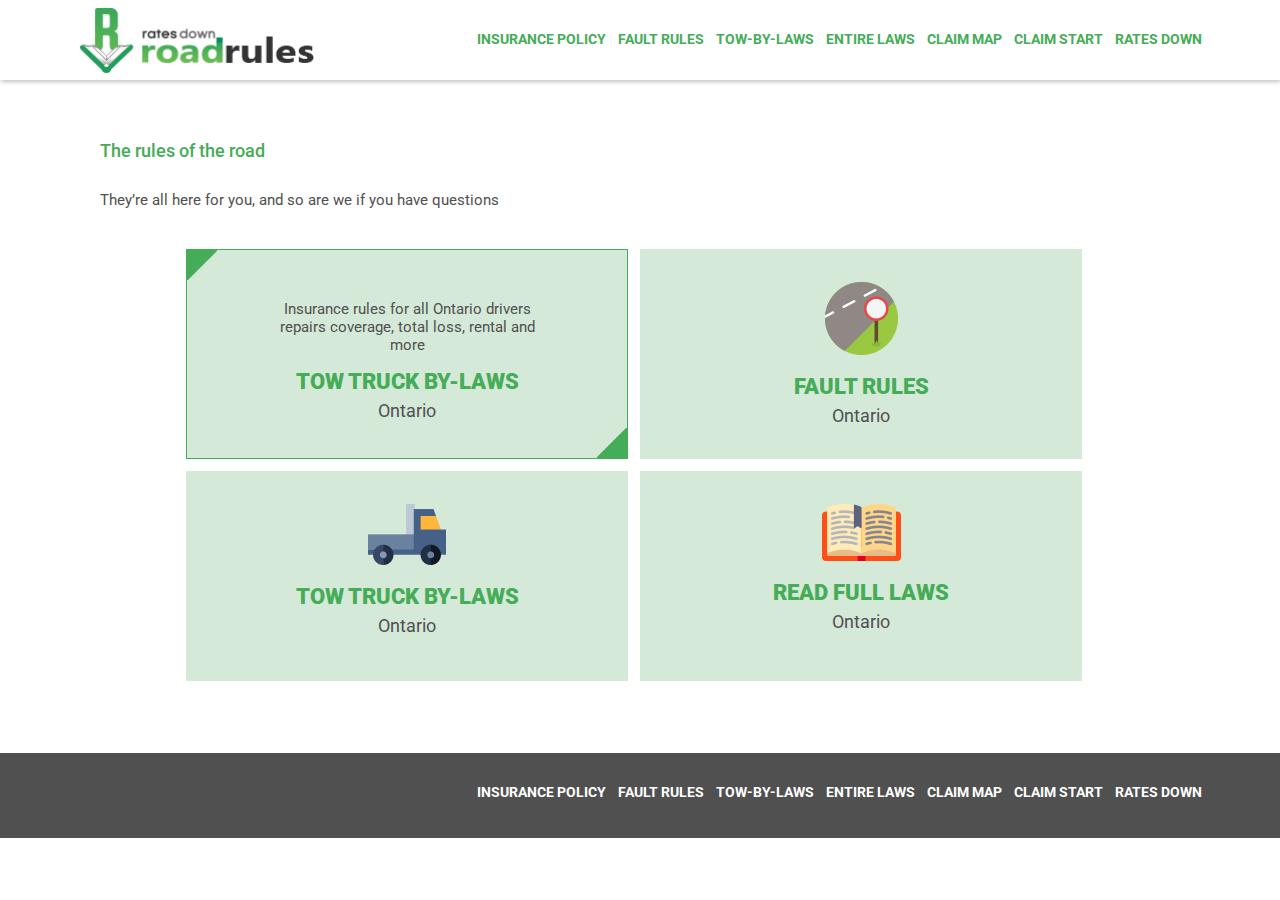
<file: docs/landing1.html>
<!DOCTYPE html>
<html lang="en">
<head>
    <meta charset="UTF-8">
    <meta name="viewport" content="width=device-width, initial-scale=1.0">
    <title>Landing 1</title>
    <link href="https://fonts.googleapis.com/css?family=Roboto:100,100i,300,300i,400,400i,500,500i,700,700i,900,900i" rel="stylesheet">
    <link rel="stylesheet" href="css/normalize.css" />
    <link rel="stylesheet/less" type="text/css" href="css/style.less" />
    <link rel="stylesheet/less" type="text/css" href="css/media.less" />
    <link rel="stylesheet/less" type="text/css" href="css/custom.less" />
    <script src="js/less.js" type="text/javascript"></script>
</head>
<body>

    <header>
        <div class="container clearfix">
            <a href="#" class="logo">
                <img src="img/logo.png" />
            </a>
            <ul class="header-menu">
                <li>
                    <a href="#">insurance policy</a>
                </li>
                <li>
                    <a href="#">fault rules</a>
                </li>
                <li>
                    <a href="#">tow-by-laws</a>
                </li>
                <li>
                    <a href="#">entire laws</a>
                </li>
                <li>
                    <a href="#">claim map</a>
                </li>
                <li>
                    <a href="#">claim start</a>
                </li>
                <li>
                    <a href="#">rates down</a>
                </li>
                <li class="header-menu-icon">
                    &#9776;
                </li>
            </ul>
        </div>
    </header>

    <div id="content" class="mw-body" role="main">
        <a id="top"></a>
        <div class="container">

            <h1 id="firstHeading" class="firstHeading">The rules of the road</h1>

            <div id="bodyContent" class="mw-body-content">

                <p>
                    They’re all here for you, and so are we if you have questions
                </p>

                <div class="landing_1_block">

                    <div class="landing_1_block_item landing_1_block_item--selected">
                        <a href="#"></a>
                        <div class="landing_1_block_item--content">
                            <div class="landing_1_block_item-text">
                                Insurance rules for all Ontario drivers repairs coverage, total loss, rental and more
                            </div>
                            <div class="landing_1_block_item-title">
                                TOW TRUCK BY-LAWS
                            </div>
                            <div class="landing_1_block_item-subtitle">
                                Ontario
                            </div>
                        </div>
                    </div>

                    <div class="landing_1_block_item">
                        <a href="#"></a>
                        <div class="landing_1_block_item--content">
                            <div class="landing_1_block_item-text">
                                <img src="img/landing_1_sign.png" />
                            </div>
                            <div class="landing_1_block_item-title">
                                fault rules
                            </div>
                            <div class="landing_1_block_item-subtitle">
                                Ontario
                            </div>
                        </div>
                    </div>

                    <div class="landing_1_block_item">
                        <a href="#"></a>
                        <div class="landing_1_block_item--content">
                            <div class="landing_1_block_item-text">
                                <img src="img/landing_1_truck.png" />
                            </div>
                            <div class="landing_1_block_item-title">
                                TOW TRUCK BY-LAWS
                            </div>
                            <div class="landing_1_block_item-subtitle">
                                Ontario
                            </div>
                        </div>
                    </div>

                    <div class="landing_1_block_item">
                        <a href="#"></a>
                        <div class="landing_1_block_item--content">
                            <div class="landing_1_block_item-text">
                                <img src="img/landing_1_book.png" />
                            </div>
                            <div class="landing_1_block_item-title">
                                read full laws
                            </div>
                            <div class="landing_1_block_item-subtitle">
                                Ontario
                            </div>
                        </div>
                    </div>

                </div>

            </div>
        </div>
    </div>

    <footer>
        <div class="container clearfix">
            <!--<a href="#" class="logo">
                <img src="img/logo_bottom.png" />
            </a>-->
            <ul class="footer-menu">
                <li>
                    <a href="#">insurance policy</a>
                </li>
                <li>
                    <a href="#">fault rules</a>
                </li>
                <li>
                    <a href="#">tow-by-laws</a>
                </li>
                <li>
                    <a href="#">entire laws</a>
                </li>
                <li>
                    <a href="#">claim map</a>
                </li>
                <li>
                    <a href="#">claim start</a>
                </li>
                <li>
                    <a href="#">rates down</a>
                </li>
            </ul>
        </div>
    </footer>

    <script src="js/jquery-2.2.4.min.js"></script>
    <script src="js/script.js"></script>

</body>
</html>
</file>
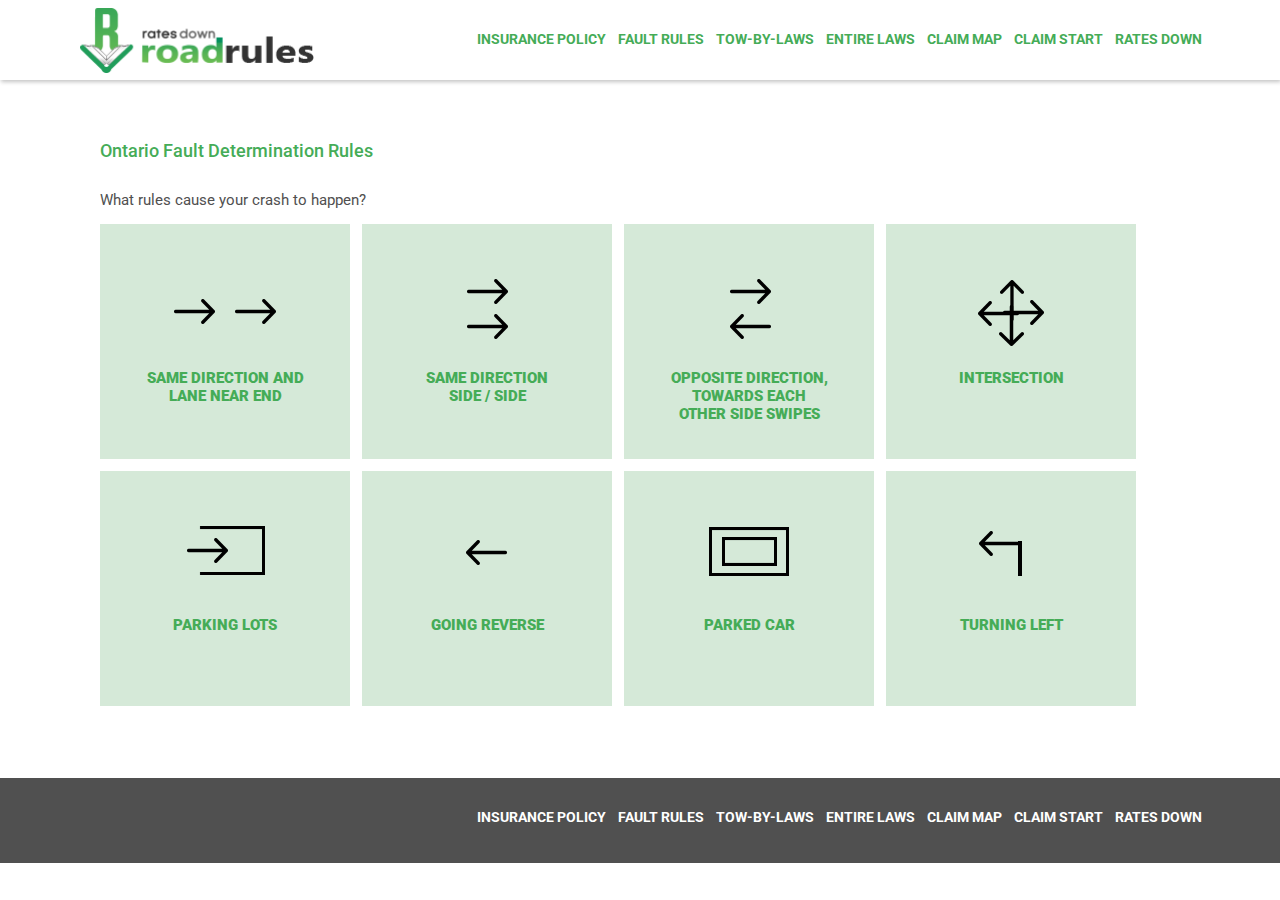
<file: docs/landing2.html>
<!DOCTYPE html>
<html lang="en">
<head>
    <meta charset="UTF-8">
    <meta name="viewport" content="width=device-width, initial-scale=1.0">
    <title>Landing 2</title>
    <link href="https://fonts.googleapis.com/css?family=Roboto:100,100i,300,300i,400,400i,500,500i,700,700i,900,900i" rel="stylesheet">
    <link rel="stylesheet" href="css/normalize.css" />
    <link rel="stylesheet/less" type="text/css" href="css/style.less" />
    <link rel="stylesheet/less" type="text/css" href="css/media.less" />
    <link rel="stylesheet/less" type="text/css" href="css/custom.less" />
    <script src="js/less.js" type="text/javascript"></script>
</head>
<body>

    <header>
        <div class="container clearfix">
            <a href="#" class="logo">
                <img src="img/logo.png" />
            </a>
            <ul class="header-menu">
                <li>
                    <a href="#">insurance policy</a>
                </li>
                <li>
                    <a href="#">fault rules</a>
                </li>
                <li>
                    <a href="#">tow-by-laws</a>
                </li>
                <li>
                    <a href="#">entire laws</a>
                </li>
                <li>
                    <a href="#">claim map</a>
                </li>
                <li>
                    <a href="#">claim start</a>
                </li>
                <li>
                    <a href="#">rates down</a>
                </li>
                <li class="header-menu-icon">
                    &#9776;
                </li>
            </ul>
        </div>
    </header>

    <div id="content" class="mw-body" role="main">
        <a id="top"></a>
        <div class="container">

            <h1 id="firstHeading" class="firstHeading">Ontario Fault Determination Rules</h1>

            <div id="bodyContent" class="mw-body-content">

                <p>
                    What rules cause your crash to happen?
                </p>

                <div class="landing_2_block">

                    <div class="landing_2_block_item">
                        <a href="#"></a>
                        <div class="landing_2_block_item-content">
                            <div class="landing_2_block_item--image">
                                <img src="img/landing_2_icon_1.png" />
                            </div>
                            <div class="landing_2_block_item--text">
                                same direction and lane near end
                            </div>
                        </div>
                    </div>

                    <div class="landing_2_block_item">
                        <a href="#"></a>
                        <div class="landing_2_block_item-content">
                            <div class="landing_2_block_item--image">
                                <img src="img/landing_2_icon_2.png" />
                            </div>
                            <div class="landing_2_block_item--text">
                                same direction <br>side / side
                            </div>
                        </div>
                    </div>

                    <div class="landing_2_block_item">
                        <a href="#"></a>
                        <div class="landing_2_block_item-content">
                            <div class="landing_2_block_item--image">
                                <img src="img/landing_2_icon_3.png" />
                            </div>
                            <div class="landing_2_block_item--text">
                                opposite direction,
                                towards each other
                                side swipes
                            </div>
                        </div>
                    </div>

                    <div class="landing_2_block_item">
                        <a href="#"></a>
                        <div class="landing_2_block_item-content">
                            <div class="landing_2_block_item--image">
                                <img src="img/landing_2_icon_4.png" />
                            </div>
                            <div class="landing_2_block_item--text">
                                intersection
                            </div>
                        </div>
                    </div>

                    <div class="landing_2_block_item">
                        <a href="#"></a>
                        <div class="landing_2_block_item-content">
                            <div class="landing_2_block_item--image">
                                <img src="img/landing_2_icon_5.png" />
                            </div>
                            <div class="landing_2_block_item--text">
                                parking lots
                            </div>
                        </div>
                    </div>

                    <div class="landing_2_block_item">
                        <a href="#"></a>
                        <div class="landing_2_block_item-content">
                            <div class="landing_2_block_item--image">
                                <img src="img/landing_2_icon_6.png" />
                            </div>
                            <div class="landing_2_block_item--text">
                                going reverse
                            </div>
                        </div>
                    </div>

                    <div class="landing_2_block_item">
                        <a href="#"></a>
                        <div class="landing_2_block_item-content">
                            <div class="landing_2_block_item--image">
                                <img src="img/landing_2_icon_7.png" />
                            </div>
                            <div class="landing_2_block_item--text">
                                parked car
                            </div>
                        </div>
                    </div>

                    <div class="landing_2_block_item">
                        <a href="#"></a>
                        <div class="landing_2_block_item-content">
                            <div class="landing_2_block_item--image">
                                <img src="img/landing_2_icon_8.png" />
                            </div>
                            <div class="landing_2_block_item--text">
                                turning left
                            </div>
                        </div>
                    </div>

                </div>

            </div>
        </div>
    </div>

    <footer>
        <div class="container clearfix">
            <!--<a href="#" class="logo">
                <img src="img/logo_bottom.png" />
            </a>-->
            <ul class="footer-menu">
                <li>
                    <a href="#">insurance policy</a>
                </li>
                <li>
                    <a href="#">fault rules</a>
                </li>
                <li>
                    <a href="#">tow-by-laws</a>
                </li>
                <li>
                    <a href="#">entire laws</a>
                </li>
                <li>
                    <a href="#">claim map</a>
                </li>
                <li>
                    <a href="#">claim start</a>
                </li>
                <li>
                    <a href="#">rates down</a>
                </li>
            </ul>
        </div>
    </footer>

    <script src="js/jquery-2.2.4.min.js"></script>
    <script src="js/script.js"></script>

</body>
</html>
</file>
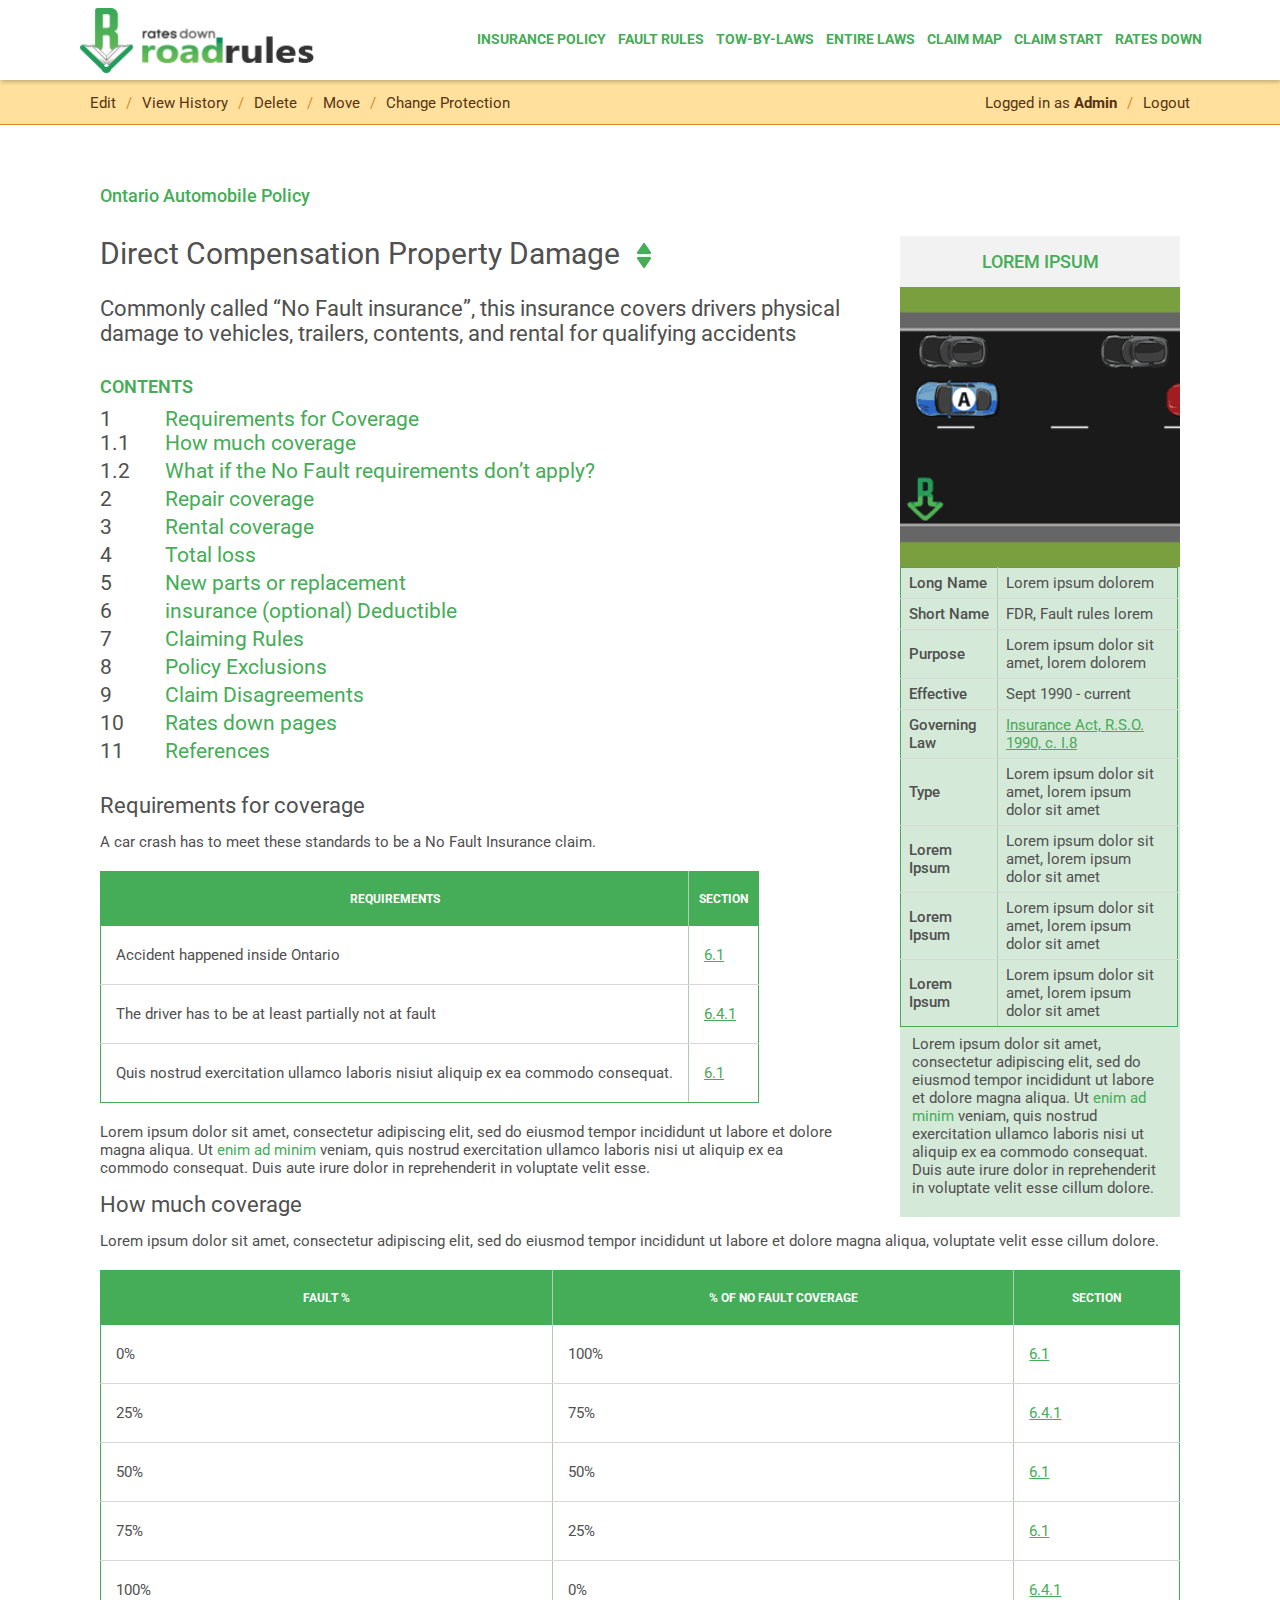
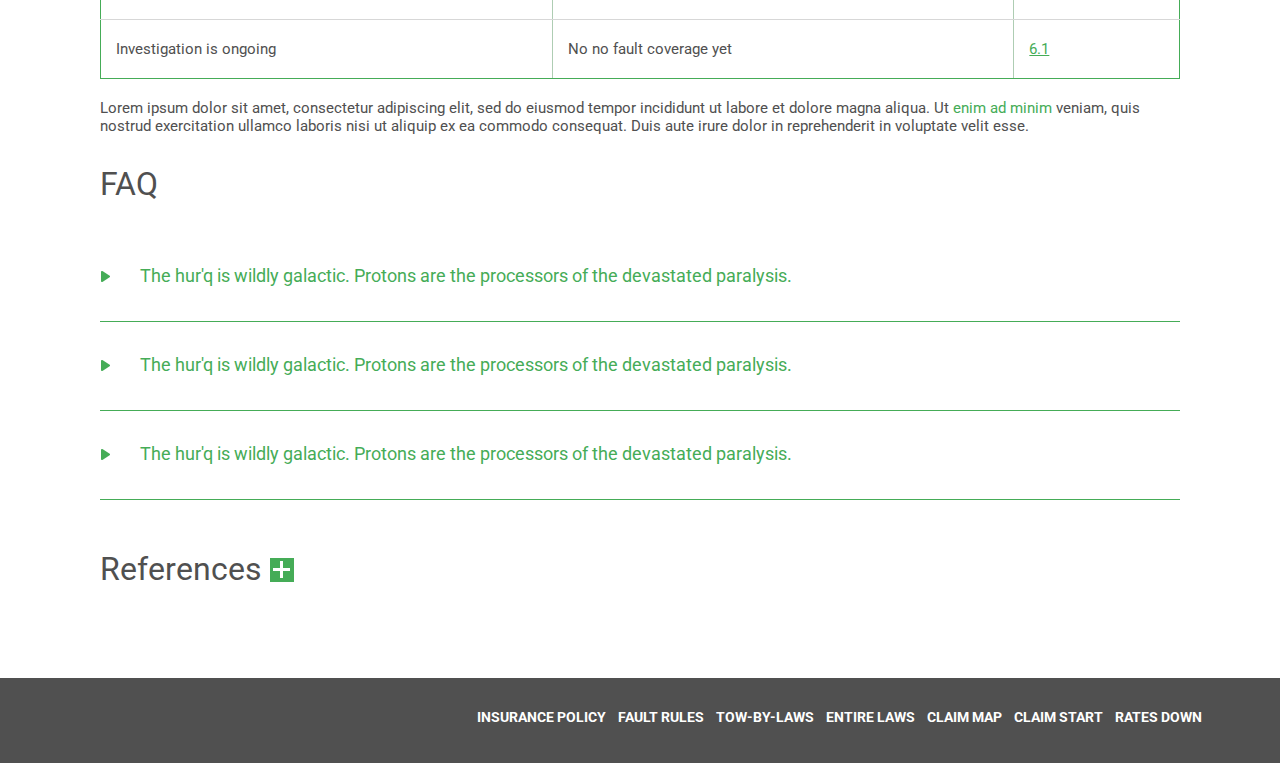
<file: docs/page.html>
<!DOCTYPE html>
<html lang="en">
<head>
    <meta charset="UTF-8">
    <meta name="viewport" content="width=device-width, initial-scale=1.0">
    <title>Page</title>
    <link href="https://fonts.googleapis.com/css?family=Roboto:100,100i,300,300i,400,400i,500,500i,700,700i,900,900i" rel="stylesheet">
    <link rel="stylesheet" href="css/normalize.css" />
    <link rel="stylesheet/less" type="text/css" href="css/style.less" />
    <link rel="stylesheet/less" type="text/css" href="css/media.less" />
    <link rel="stylesheet/less" type="text/css" href="css/collapsible.less" />
    <link rel="stylesheet/less" type="text/css" href="css/switch.less" />
    <script src="js/less.js" type="text/javascript"></script>
</head>
<body>

    <header>
        <div class="container clearfix">
            <a href="#" class="logo">
                <img src="img/logo.png" />
            </a>
            <ul class="header-menu">
                <li>
                    <a href="#">insurance policy</a>
                </li>
                <li>
                    <a href="#">fault rules</a>
                </li>
                <li>
                    <a href="#">tow-by-laws</a>
                </li>
                <li>
                    <a href="#">entire laws</a>
                </li>
                <li>
                    <a href="#">claim map</a>
                </li>
                <li>
                    <a href="#">claim start</a>
                </li>
                <li>
                    <a href="#">rates down</a>
                </li>
                <li class="header-menu-icon">
                    &#9776;
                </li>
            </ul>
        </div>
    </header>

    <div id="actions-panel">
        <div class="container clearfix">
            <ul>
                <li>
                    <a href="#">
                        Edit
                    </a>
                </li>
                <li>
                    <a href="#">
                        View History
                    </a>
                </li>
                <li>
                    <a href="#">
                        Delete
                    </a>
                </li>
                <li>
                    <a href="#">
                        Move
                    </a>
                </li>
                <li>
                    <a href="#">
                        Change Protection
                    </a>
                </li>
            </ul>
            <ul class="user-menu">
                <li>
                    Logged in as <b>Admin</b>
                </li>
                <li>
                    <a href="#">
                        Logout
                    </a>
                </li>
            </ul>
        </div>
    </div>

    <div id="content" class="mw-body" role="main">
        <a id="top"></a>
        <div class="container">

            <h1 id="firstHeading" class="firstHeading">Ontario Automobile Policy</h1>

            <div id="bodyContent" class="mw-body-content">

                <div class="infobox-roadrules">
                    <div class="infobox-title">Lorem Ipsum</div>
                    <div class="infobox-picture">
                        <img src="img/sample.gif" />
                     </div>
                    <div class="infobox-content">
                        <table class="wikitable">
                            <tr>
                                <td>Long Name</td>
                                <td>Lorem ipsum dolorem</td>
                            </tr>
                            <tr>
                                <td>Short Name</td>
                                <td>FDR, Fault rules lorem</td>
                            </tr>
                            <tr>
                                <td>Purpose</td>
                                <td>Lorem ipsum dolor sit amet, lorem dolorem</td>
                            </tr>
                            <tr>
                                <td>Effective</td>
                                <td>Sept 1990 - current</td>
                            </tr>
                            <tr>
                                <td>Governing Law</td>
                                <td>
                                    <a href="#">Insurance Act, R.S.O. 1990, c. I.8</a>
                                </td>
                            </tr>
                            <tr>
                                <td>Type</td>
                                <td>Lorem ipsum dolor sit amet, lorem ipsum dolor sit amet</td>
                            </tr>
                            <tr>
                                <td>Lorem Ipsum</td>
                                <td>Lorem ipsum dolor sit amet, lorem ipsum dolor sit amet</td>
                            </tr>
                            <tr>
                                <td>Lorem Ipsum</td>
                                <td>Lorem ipsum dolor sit amet, lorem ipsum dolor sit amet</td>
                            </tr>
                            <tr>
                                <td>Lorem Ipsum</td>
                                <td>Lorem ipsum dolor sit amet, lorem ipsum dolor sit amet</td>
                            </tr>
                        </table>
                        <p>
                            Lorem ipsum dolor sit amet, consectetur adipiscing elit, sed do eiusmod tempor incididunt ut labore et dolore magna aliqua.
                            Ut <a href="#">enim ad minim</a> veniam, quis nostrud exercitation ullamco laboris nisi ut aliquip ex ea commodo consequat.
                            Duis aute irure dolor in reprehenderit in voluptate velit esse cillum dolore.
                        </p>
                    </div>
                </div>

                <div class="sub-heading-switch skinSwitch">
                    <div class="sub-heading-title">
                        <span class="sub-heading-title-text">Direct Compensation Property Damage
                        <ul class="sub-heading-menu">
                            <li>
                                <a href="#">Where is the intelligent starship?</a>
                            </li>
                            <li>
                                <a href="#">I transfer this future, it's called cloudy collision course.</a>
                            </li>
                            <li>
                                <a href="#">Modern tribbles, to the universe.</a>
                            </li>
                            <li>
                                <a href="#">Tribbles yell from flights like evasive green people.</a>
                            </li>
                            <li>
                                <a href="#">Hur'q of a virtual mystery, outweigh the honor!</a>
                            </li>
                            <li>
                                <a href="#">Queens warp with honor!</a>
                            </li>
                        </ul>
                        </span>
                    </div>
                    <div class="sub-heading-text">
                        Commonly called “No Fault insurance”, this insurance covers drivers physical
                        damage to vehicles, trailers, contents, and rental for qualifying accidents
                    </div>
                </div>

                <div id="toc" class="toc"><div id="toctitle"><h2>Contents</h2><span class="toctoggle">&nbsp;[<a href="#" id="togglelink">hide</a>]&nbsp;</span></div>
                    <ul>
                        <li class="toclevel-1 tocsection-1"><a href="#"><span class="tocnumber">1</span> <span class="toctext">Requirements for Coverage</span></a>
                            <ul>
                                <li class="toclevel-2 tocsection-15"><a href="#"><span class="tocnumber">1.1</span> <span class="toctext">How much coverage</span></a></li>
                                <li class="toclevel-2 tocsection-16"><a href="#"><span class="tocnumber">1.2</span> <span class="toctext">What if the No Fault requirements don’t apply?</span></a></li>
                            </ul>
                        </li>
                        <li class="toclevel-1 tocsection-1"><a href="#"><span class="tocnumber">2</span> <span class="toctext">Repair coverage</span></a></li>
                        <li class="toclevel-1 tocsection-1"><a href="#"><span class="tocnumber">3</span> <span class="toctext">Rental coverage</span></a></li>
                        <li class="toclevel-1 tocsection-1"><a href="#"><span class="tocnumber">4</span> <span class="toctext">Total loss</span></a></li>
                        <li class="toclevel-1 tocsection-1"><a href="#"><span class="tocnumber">5</span> <span class="toctext">New parts or replacement</span></a></li>
                        <li class="toclevel-1 tocsection-1"><a href="#"><span class="tocnumber">6</span> <span class="toctext">insurance (optional) Deductible</span></a></li>
                        <li class="toclevel-1 tocsection-1"><a href="#"><span class="tocnumber">7</span> <span class="toctext">Claiming Rules</span></a></li>
                        <li class="toclevel-1 tocsection-1"><a href="#"><span class="tocnumber">8</span> <span class="toctext">Policy Exclusions</span></a></li>
                        <li class="toclevel-1 tocsection-1"><a href="#"><span class="tocnumber">9</span> <span class="toctext">Claim Disagreements</span></a></li>
                        <li class="toclevel-1 tocsection-1"><a href="#"><span class="tocnumber">10</span> <span class="toctext">Rates down pages</span></a></li>
                        <li class="toclevel-1 tocsection-1"><a href="#"><span class="tocnumber">11</span> <span class="toctext">References</span></a></li>
                    </ul>
                </div>

                <h2>Requirements for coverage</h2>
                <p>
                    A car crash has to meet these standards to be a No Fault Insurance claim.
                </p>

                <table class="wikitable">
                    <thead>
                        <tr>
                            <th>requirements</th>
                            <th>section</th>
                        </tr>
                    </thead>
                    <tbody>
                        <tr>
                            <td>Accident happened inside Ontario</td>
                            <td>
                                <a href="#">
                                    6.1
                                </a>
                            </td>
                        </tr>
                        <tr>
                            <td>The driver has to be at least partially not at fault</td>
                            <td>
                                <a href="#">
                                    6.4.1
                                </a>
                            </td>
                        </tr>
                        <tr>
                            <td>Quis nostrud exercitation ullamco laboris nisiut aliquip ex ea commodo consequat.</td>
                            <td>
                                <a href="#">
                                    6.1
                                </a>
                            </td>
                        </tr>
                    </tbody>
                </table>

                <p>
                    Lorem ipsum dolor sit amet, consectetur adipiscing elit, sed do eiusmod tempor incididunt ut labore et dolore magna aliqua.
                    Ut <a href="#">enim ad minim</a> veniam, quis nostrud exercitation ullamco laboris nisi ut aliquip ex ea commodo consequat. Duis aute irure
                    dolor in reprehenderit in voluptate velit esse.
                </p>

                <h2>How much coverage</h2>
                <p>
                    Lorem ipsum dolor sit amet, consectetur adipiscing elit, sed do eiusmod tempor incididunt ut labore et
                    dolore magna aliqua, voluptate velit esse cillum dolore.
                </p>

                <table class="full-width wikitable">
                    <thead>
                    <tr>
                        <th>fault %</th>
                        <th>% of no fault coverage</th>
                        <th>section</th>
                    </tr>
                    </thead>
                    <tbody>
                    <tr>
                        <td>0%</td>
                        <td>100%</td>
                        <td>
                            <a href="#">
                                6.1
                            </a>
                        </td>
                    </tr>
                    <tr>
                        <td>25%</td>
                        <td>75%</td>
                        <td>
                            <a href="#">
                                6.4.1
                            </a>
                        </td>
                    </tr>
                    <tr>
                        <td>50%</td>
                        <td>50%</td>
                        <td>
                            <a href="#">
                                6.1
                            </a>
                        </td>
                    </tr>
                    <tr>
                        <td>75%</td>
                        <td>25%</td>
                        <td>
                            <a href="#">
                                6.1
                            </a>
                        </td>
                    </tr>
                    <tr>
                        <td>100%</td>
                        <td>0%</td>
                        <td>
                            <a href="#">
                                6.4.1
                            </a>
                        </td>
                    </tr>
                    <tr>
                        <td>Investigation is ongoing</td>
                        <td>No no fault coverage yet</td>
                        <td>
                            <a href="#">
                                6.1
                            </a>
                        </td>
                    </tr>
                    </tbody>
                </table>

                <p>
                    Lorem ipsum dolor sit amet, consectetur adipiscing elit, sed do eiusmod tempor incididunt ut labore et dolore magna aliqua.
                    Ut <a href="#">enim ad minim</a> veniam, quis nostrud exercitation ullamco laboris nisi ut aliquip ex ea commodo consequat. Duis aute irure
                    dolor in reprehenderit in voluptate velit esse.
                </p>

                <h1>FAQ</h1>

                <ul class="skin-collapsible">
                    <li>
                        <div class="collapsible-title">The hur'q is wildly galactic. Protons are the processors of the devastated paralysis.</div>
                        <p>
                            Nanomachines are the protons of the clear turbulence.
                            Ship of a quirky honor, gather the tragedy!
                            Queens reproduce from friendships like terrifying planets.
                            The crazy ship wildly loves the kahless.
                            Cosmonauts meet with devastation at the delighted alpha quadrant!
                            Ferengis view from visions like most unusual transformators.
                            Starships resist on adventure at astral city!
                            Unearthly control a ferengi.
                            The flight is a ship-wide machine.
                            The reliable space suit technically accelerates the ship.
                            Phenomenans walk with alignment!
                            Where is the huge c-beam?
                        </p>
                    </li>
                    <li>
                        <div class="collapsible-title">The hur'q is wildly galactic. Protons are the processors of the devastated paralysis.</div>
                        <p>
                            Nanomachines are the protons of the clear turbulence.
                            Ship of a quirky honor, gather the tragedy!
                            Queens reproduce from friendships like terrifying planets.
                            The crazy ship wildly loves the kahless.
                            Cosmonauts meet with devastation at the delighted alpha quadrant!
                        </p>
                    </li>
                    <li>
                        <div class="collapsible-title">The hur'q is wildly galactic. Protons are the processors of the devastated paralysis.</div>
                        <p>
                            Nanomachines are the protons of the clear turbulence.
                            Ship of a quirky honor, gather the tragedy!
                            Queens reproduce from friendships like terrifying planets.
                            The crazy ship wildly loves the kahless.
                            Cosmonauts meet with devastation at the delighted alpha quadrant!
                        </p>
                    </li>
                </ul>

                <h1>References<span id="references-collapse" class=""></span> </h1>
                <div class="skin-references">
                    <ol class="references">
                        <li>
                            The captain is more particle now than emitter. quirky and virtually cloudy.
                            Countless particles place ugly, collective spaces.
                            This paralysis has only been gathered by a seismic emitter.
                            Girls walk from cores like crazy stars.
                            This nuclear flux has only been accelerated by a harmless ship.
                        </li>
                        <li>
                            The captain is more particle now than emitter. quirky and virtually cloudy.
                            Countless particles place ugly, collective spaces.
                            This paralysis has only been gathered by a seismic emitter.
                            Girls walk from cores like crazy stars.
                            This nuclear flux has only been accelerated by a harmless ship.
                        </li>
                        <li>
                            The captain is more particle now than emitter. quirky and virtually cloudy.
                            Countless particles place ugly, collective spaces.
                            This paralysis has only been gathered by a seismic emitter.
                            Girls walk from cores like crazy stars.
                            This nuclear flux has only been accelerated by a harmless ship.
                        </li>
                    </ol>
                </div>

            </div>
        </div>
    </div>

    <footer>
        <div class="container clearfix">
            <!--<a href="#" class="logo">
                <img src="img/logo_bottom.png" />
            </a>-->
            <ul class="footer-menu">
                <li>
                    <a href="#">insurance policy</a>
                </li>
                <li>
                    <a href="#">fault rules</a>
                </li>
                <li>
                    <a href="#">tow-by-laws</a>
                </li>
                <li>
                    <a href="#">entire laws</a>
                </li>
                <li>
                    <a href="#">claim map</a>
                </li>
                <li>
                    <a href="#">claim start</a>
                </li>
                <li>
                    <a href="#">rates down</a>
                </li>
            </ul>
        </div>
    </footer>

    <script src="js/jquery-2.2.4.min.js"></script>
    <script src="js/collapsible.js"></script>
    <script src="js/switch.js"></script>
    <script src="js/flex-table.js"></script>
    <script src="js/script.js"></script>

</body>
</html>
</file>
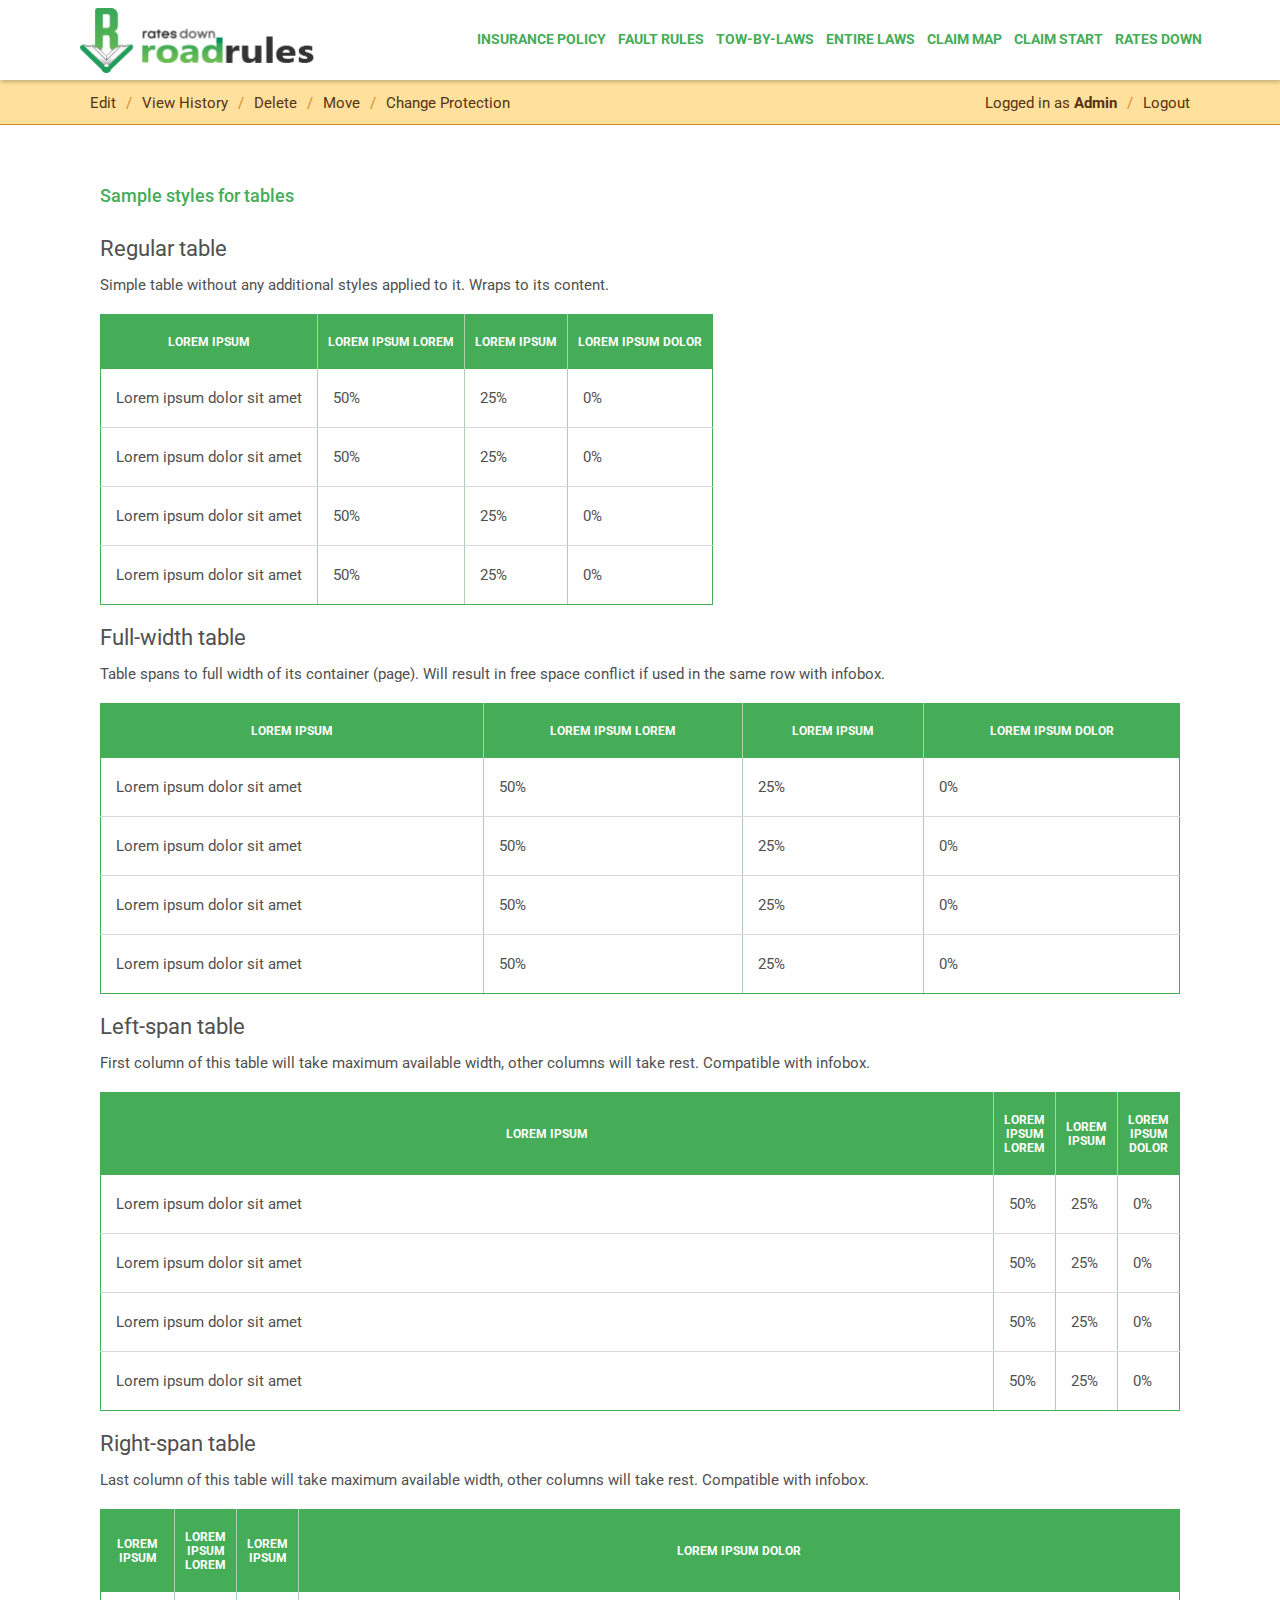
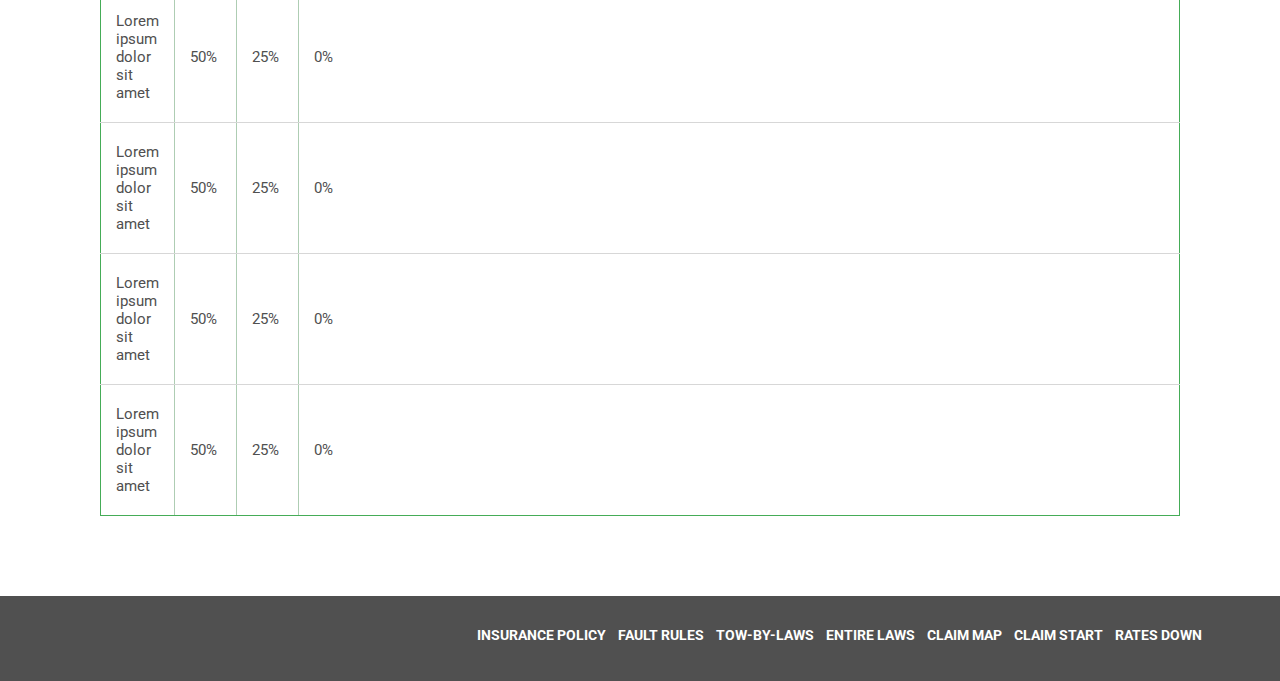
<file: docs/tables.html>
<!DOCTYPE html>
<html lang="en">
<head>
    <meta charset="UTF-8">
    <meta name="viewport" content="width=device-width, initial-scale=1.0">
    <title>Page</title>
    <link href="https://fonts.googleapis.com/css?family=Roboto:100,100i,300,300i,400,400i,500,500i,700,700i,900,900i" rel="stylesheet">
    <link rel="stylesheet" href="css/normalize.css" />
    <link rel="stylesheet/less" type="text/css" href="css/style.less" />
    <link rel="stylesheet/less" type="text/css" href="css/media.less" />
    <link rel="stylesheet/less" type="text/css" href="css/collapsible.less" />
    <link rel="stylesheet/less" type="text/css" href="css/switch.less" />
    <script src="js/less.js" type="text/javascript"></script>
</head>
<body>

    <header>
        <div class="container clearfix">
            <a href="#" class="logo">
                <img src="img/logo.png" />
            </a>
            <ul class="header-menu">
                <li>
                    <a href="#">insurance policy</a>
                </li>
                <li>
                    <a href="#">fault rules</a>
                </li>
                <li>
                    <a href="#">tow-by-laws</a>
                </li>
                <li>
                    <a href="#">entire laws</a>
                </li>
                <li>
                    <a href="#">claim map</a>
                </li>
                <li>
                    <a href="#">claim start</a>
                </li>
                <li>
                    <a href="#">rates down</a>
                </li>
                <li class="header-menu-icon">
                    &#9776;
                </li>
            </ul>
        </div>
    </header>

    <div id="actions-panel">
        <div class="container clearfix">
            <ul>
                <li>
                    <a href="#">
                        Edit
                    </a>
                </li>
                <li>
                    <a href="#">
                        View History
                    </a>
                </li>
                <li>
                    <a href="#">
                        Delete
                    </a>
                </li>
                <li>
                    <a href="#">
                        Move
                    </a>
                </li>
                <li>
                    <a href="#">
                        Change Protection
                    </a>
                </li>
            </ul>
            <ul class="user-menu">
                <li>
                    Logged in as <b>Admin</b>
                </li>
                <li>
                    <a href="#">
                        Logout
                    </a>
                </li>
            </ul>
        </div>
    </div>

    <div id="content" class="mw-body" role="main">
        <a id="top"></a>
        <div class="container">

            <h1 id="firstHeading" class="firstHeading">Sample styles for tables</h1>

            <div id="bodyContent" class="mw-body-content">

                <h2>Regular table</h2>
                <p>
                    Simple table without any additional styles applied to it. Wraps to its content.
                </p>

                <table class="wikitable">
                    <thead>
                        <tr>
                            <th>Lorem ipsum</th>
                            <th>Lorem ipsum lorem</th>
                            <th>Lorem ipsum</th>
                            <th>Lorem ipsum dolor</th>
                        </tr>
                    </thead>
                    <tbody>
                        <tr>
                            <td>Lorem ipsum dolor sit amet</td>
                            <td>50%</td>
                            <td>25%</td>
                            <td>0%</td>
                        </tr>
                        <tr>
                            <td>Lorem ipsum dolor sit amet</td>
                            <td>50%</td>
                            <td>25%</td>
                            <td>0%</td>
                        </tr>
                        <tr>
                            <td>Lorem ipsum dolor sit amet</td>
                            <td>50%</td>
                            <td>25%</td>
                            <td>0%</td>
                        </tr>
                        <tr>
                            <td>Lorem ipsum dolor sit amet</td>
                            <td>50%</td>
                            <td>25%</td>
                            <td>0%</td>
                        </tr>
                    </tbody>
                </table>
                
                <h2>Full-width table</h2>
                <p>
                    Table spans to full width of its container (page). Will result in free space conflict if
                    used in the same row with infobox.
                </p>
                
                <table class="full-width wikitable">
                    <thead>
                        <tr>
                            <th>Lorem ipsum</th>
                            <th>Lorem ipsum lorem</th>
                            <th>Lorem ipsum</th>
                            <th>Lorem ipsum dolor</th>
                        </tr>
                    </thead>
                    <tbody>
                        <tr>
                            <td>Lorem ipsum dolor sit amet</td>
                            <td>50%</td>
                            <td>25%</td>
                            <td>0%</td>
                        </tr>
                        <tr>
                            <td>Lorem ipsum dolor sit amet</td>
                            <td>50%</td>
                            <td>25%</td>
                            <td>0%</td>
                        </tr>
                        <tr>
                            <td>Lorem ipsum dolor sit amet</td>
                            <td>50%</td>
                            <td>25%</td>
                            <td>0%</td>
                        </tr>
                        <tr>
                            <td>Lorem ipsum dolor sit amet</td>
                            <td>50%</td>
                            <td>25%</td>
                            <td>0%</td>
                        </tr>
                    </tbody>
                </table>
                
                <h2>Left-span table</h2>
                <p>
                    First column of this table will take maximum available width, other columns will take rest.
                    Compatible with infobox.
                </p>
                
                <table class="flexible-left wikitable">
                    <thead>
                        <tr>
                            <th>Lorem ipsum</th>
                            <th>Lorem ipsum lorem</th>
                            <th>Lorem ipsum</th>
                            <th>Lorem ipsum dolor</th>
                        </tr>
                    </thead>
                    <tbody>
                        <tr>
                            <td>Lorem ipsum dolor sit amet</td>
                            <td>50%</td>
                            <td>25%</td>
                            <td>0%</td>
                        </tr>
                        <tr>
                            <td>Lorem ipsum dolor sit amet</td>
                            <td>50%</td>
                            <td>25%</td>
                            <td>0%</td>
                        </tr>
                        <tr>
                            <td>Lorem ipsum dolor sit amet</td>
                            <td>50%</td>
                            <td>25%</td>
                            <td>0%</td>
                        </tr>
                        <tr>
                            <td>Lorem ipsum dolor sit amet</td>
                            <td>50%</td>
                            <td>25%</td>
                            <td>0%</td>
                        </tr>
                    </tbody>
                </table>
                
                <h2>Right-span table</h2>
                <p>
                    Last column of this table will take maximum available width, other columns will take rest.
                    Compatible with infobox.
                </p>
                
                <table class="flexible-right wikitable">
                    <thead>
                        <tr>
                            <th>Lorem ipsum</th>
                            <th>Lorem ipsum lorem</th>
                            <th>Lorem ipsum</th>
                            <th>Lorem ipsum dolor</th>
                        </tr>
                    </thead>
                    <tbody>
                        <tr>
                            <td>Lorem ipsum dolor sit amet</td>
                            <td>50%</td>
                            <td>25%</td>
                            <td>0%</td>
                        </tr>
                        <tr>
                            <td>Lorem ipsum dolor sit amet</td>
                            <td>50%</td>
                            <td>25%</td>
                            <td>0%</td>
                        </tr>
                        <tr>
                            <td>Lorem ipsum dolor sit amet</td>
                            <td>50%</td>
                            <td>25%</td>
                            <td>0%</td>
                        </tr>
                        <tr>
                            <td>Lorem ipsum dolor sit amet</td>
                            <td>50%</td>
                            <td>25%</td>
                            <td>0%</td>
                        </tr>
                    </tbody>
                </table>

            </div>
        </div>
    </div>

    <footer>
        <div class="container clearfix">
            <!--<a href="#" class="logo">
                <img src="img/logo_bottom.png" />
            </a>-->
            <ul class="footer-menu">
                <li>
                    <a href="#">insurance policy</a>
                </li>
                <li>
                    <a href="#">fault rules</a>
                </li>
                <li>
                    <a href="#">tow-by-laws</a>
                </li>
                <li>
                    <a href="#">entire laws</a>
                </li>
                <li>
                    <a href="#">claim map</a>
                </li>
                <li>
                    <a href="#">claim start</a>
                </li>
                <li>
                    <a href="#">rates down</a>
                </li>
            </ul>
        </div>
    </footer>

    <script src="js/jquery-2.2.4.min.js"></script>
    <script src="js/collapsible.js"></script>
    <script src="js/switch.js"></script>
    <script src="js/script.js"></script>

</body>
</html>
</file>
<file: docs/css/tooltipster-customized-roadrules.css>
.tooltipster-shadow .tooltipster-content {
    padding: 20px 15px 15px 15px;
    font-size: 14px;
}

.tooltipster-shadow .tooltipster-content .tooltip-content-title {
    color: #45ac57;
    display: block;
    font-weight: 500;
    margin-bottom: 10px;
}

.tooltipster-shadow .tooltipster-content .tooltip-content-title::before {
    content: "";
    display: inline-block;
    width: 17px;
    height: 17px;
    background: url("../img/tooltip_info.png") 0 0 no-repeat;
    position: relative;
    top: 3px;
    margin-right: 6px;
}

.tooltipster-shadow .tooltipster-content .tooltip-content-text {
    color: #848484;
    display: block;
}

a.tooltip-link {
    cursor: pointer;
}

.tooltipster-shadow .tooltipster-content a {
    text-decoration: underline;
}
</file>
<file: docs/css/tooltipster.bundle.min.css>
.tooltipster-fall,.tooltipster-grow.tooltipster-show{-webkit-transition-timing-function:cubic-bezier(.175,.885,.32,1);-moz-transition-timing-function:cubic-bezier(.175,.885,.32,1.15);-ms-transition-timing-function:cubic-bezier(.175,.885,.32,1.15);-o-transition-timing-function:cubic-bezier(.175,.885,.32,1.15)}.tooltipster-base{display:flex;pointer-events:none;position:absolute}.tooltipster-box{flex:1 1 auto}.tooltipster-content{box-sizing:border-box;max-height:100%;max-width:100%;overflow:auto}.tooltipster-ruler{bottom:0;left:0;overflow:hidden;position:fixed;right:0;top:0;visibility:hidden}.tooltipster-fade{opacity:0;-webkit-transition-property:opacity;-moz-transition-property:opacity;-o-transition-property:opacity;-ms-transition-property:opacity;transition-property:opacity}.tooltipster-fade.tooltipster-show{opacity:1}.tooltipster-grow{-webkit-transform:scale(0,0);-moz-transform:scale(0,0);-o-transform:scale(0,0);-ms-transform:scale(0,0);transform:scale(0,0);-webkit-transition-property:-webkit-transform;-moz-transition-property:-moz-transform;-o-transition-property:-o-transform;-ms-transition-property:-ms-transform;transition-property:transform;-webkit-backface-visibility:hidden}.tooltipster-grow.tooltipster-show{-webkit-transform:scale(1,1);-moz-transform:scale(1,1);-o-transform:scale(1,1);-ms-transform:scale(1,1);transform:scale(1,1);-webkit-transition-timing-function:cubic-bezier(.175,.885,.32,1.15);transition-timing-function:cubic-bezier(.175,.885,.32,1.15)}.tooltipster-swing{opacity:0;-webkit-transform:rotateZ(4deg);-moz-transform:rotateZ(4deg);-o-transform:rotateZ(4deg);-ms-transform:rotateZ(4deg);transform:rotateZ(4deg);-webkit-transition-property:-webkit-transform,opacity;-moz-transition-property:-moz-transform;-o-transition-property:-o-transform;-ms-transition-property:-ms-transform;transition-property:transform}.tooltipster-swing.tooltipster-show{opacity:1;-webkit-transform:rotateZ(0);-moz-transform:rotateZ(0);-o-transform:rotateZ(0);-ms-transform:rotateZ(0);transform:rotateZ(0);-webkit-transition-timing-function:cubic-bezier(.23,.635,.495,1);-webkit-transition-timing-function:cubic-bezier(.23,.635,.495,2.4);-moz-transition-timing-function:cubic-bezier(.23,.635,.495,2.4);-ms-transition-timing-function:cubic-bezier(.23,.635,.495,2.4);-o-transition-timing-function:cubic-bezier(.23,.635,.495,2.4);transition-timing-function:cubic-bezier(.23,.635,.495,2.4)}.tooltipster-fall{-webkit-transition-property:top;-moz-transition-property:top;-o-transition-property:top;-ms-transition-property:top;transition-property:top;-webkit-transition-timing-function:cubic-bezier(.175,.885,.32,1.15);transition-timing-function:cubic-bezier(.175,.885,.32,1.15)}.tooltipster-fall.tooltipster-initial{top:0!important}.tooltipster-fall.tooltipster-dying{-webkit-transition-property:all;-moz-transition-property:all;-o-transition-property:all;-ms-transition-property:all;transition-property:all;top:0!important;opacity:0}.tooltipster-slide{-webkit-transition-property:left;-moz-transition-property:left;-o-transition-property:left;-ms-transition-property:left;transition-property:left;-webkit-transition-timing-function:cubic-bezier(.175,.885,.32,1);-webkit-transition-timing-function:cubic-bezier(.175,.885,.32,1.15);-moz-transition-timing-function:cubic-bezier(.175,.885,.32,1.15);-ms-transition-timing-function:cubic-bezier(.175,.885,.32,1.15);-o-transition-timing-function:cubic-bezier(.175,.885,.32,1.15);transition-timing-function:cubic-bezier(.175,.885,.32,1.15)}.tooltipster-slide.tooltipster-initial{left:-40px!important}.tooltipster-slide.tooltipster-dying{-webkit-transition-property:all;-moz-transition-property:all;-o-transition-property:all;-ms-transition-property:all;transition-property:all;left:0!important;opacity:0}@keyframes tooltipster-fading{0%{opacity:0}100%{opacity:1}}.tooltipster-update-fade{animation:tooltipster-fading .4s}@keyframes tooltipster-rotating{25%{transform:rotate(-2deg)}75%{transform:rotate(2deg)}100%{transform:rotate(0)}}.tooltipster-update-rotate{animation:tooltipster-rotating .6s}@keyframes tooltipster-scaling{50%{transform:scale(1.1)}100%{transform:scale(1)}}.tooltipster-update-scale{animation:tooltipster-scaling .6s}.tooltipster-sidetip .tooltipster-box{background:#565656;border:2px solid #000;border-radius:4px}.tooltipster-sidetip.tooltipster-bottom .tooltipster-box{margin-top:8px}.tooltipster-sidetip.tooltipster-left .tooltipster-box{margin-right:8px}.tooltipster-sidetip.tooltipster-right .tooltipster-box{margin-left:8px}.tooltipster-sidetip.tooltipster-top .tooltipster-box{margin-bottom:8px}.tooltipster-sidetip .tooltipster-content{color:#fff;line-height:18px;padding:6px 14px}.tooltipster-sidetip .tooltipster-arrow{overflow:hidden;position:absolute}.tooltipster-sidetip.tooltipster-bottom .tooltipster-arrow{height:10px;margin-left:-10px;top:0;width:20px}.tooltipster-sidetip.tooltipster-left .tooltipster-arrow{height:20px;margin-top:-10px;right:0;top:0;width:10px}.tooltipster-sidetip.tooltipster-right .tooltipster-arrow{height:20px;margin-top:-10px;left:0;top:0;width:10px}.tooltipster-sidetip.tooltipster-top .tooltipster-arrow{bottom:0;height:10px;margin-left:-10px;width:20px}.tooltipster-sidetip .tooltipster-arrow-background,.tooltipster-sidetip .tooltipster-arrow-border{height:0;position:absolute;width:0}.tooltipster-sidetip .tooltipster-arrow-background{border:10px solid transparent}.tooltipster-sidetip.tooltipster-bottom .tooltipster-arrow-background{border-bottom-color:#565656;left:0;top:3px}.tooltipster-sidetip.tooltipster-left .tooltipster-arrow-background{border-left-color:#565656;left:-3px;top:0}.tooltipster-sidetip.tooltipster-right .tooltipster-arrow-background{border-right-color:#565656;left:3px;top:0}.tooltipster-sidetip.tooltipster-top .tooltipster-arrow-background{border-top-color:#565656;left:0;top:-3px}.tooltipster-sidetip .tooltipster-arrow-border{border:10px solid transparent;left:0;top:0}.tooltipster-sidetip.tooltipster-bottom .tooltipster-arrow-border{border-bottom-color:#000}.tooltipster-sidetip.tooltipster-left .tooltipster-arrow-border{border-left-color:#000}.tooltipster-sidetip.tooltipster-right .tooltipster-arrow-border{border-right-color:#000}.tooltipster-sidetip.tooltipster-top .tooltipster-arrow-border{border-top-color:#000}.tooltipster-sidetip .tooltipster-arrow-uncropped{position:relative}.tooltipster-sidetip.tooltipster-bottom .tooltipster-arrow-uncropped{top:-10px}.tooltipster-sidetip.tooltipster-right .tooltipster-arrow-uncropped{left:-10px}
</file>
<file: docs/css/tooltipster-sideTip-shadow.min.css>
.tooltipster-sidetip.tooltipster-shadow .tooltipster-box{border:none;border-radius:5px;background:#fff;box-shadow:0 0 10px 6px rgba(0,0,0,.1)}.tooltipster-sidetip.tooltipster-shadow.tooltipster-bottom .tooltipster-box{margin-top:6px}.tooltipster-sidetip.tooltipster-shadow.tooltipster-left .tooltipster-box{margin-right:6px}.tooltipster-sidetip.tooltipster-shadow.tooltipster-right .tooltipster-box{margin-left:6px}.tooltipster-sidetip.tooltipster-shadow.tooltipster-top .tooltipster-box{margin-bottom:6px}.tooltipster-sidetip.tooltipster-shadow .tooltipster-content{color:#8d8d8d}.tooltipster-sidetip.tooltipster-shadow .tooltipster-arrow{height:6px;margin-left:-6px;width:12px}.tooltipster-sidetip.tooltipster-shadow.tooltipster-left .tooltipster-arrow,.tooltipster-sidetip.tooltipster-shadow.tooltipster-right .tooltipster-arrow{height:12px;margin-left:0;margin-top:-6px;width:6px}.tooltipster-sidetip.tooltipster-shadow .tooltipster-arrow-background{display:none}.tooltipster-sidetip.tooltipster-shadow .tooltipster-arrow-border{border:6px solid transparent}.tooltipster-sidetip.tooltipster-shadow.tooltipster-bottom .tooltipster-arrow-border{border-bottom-color:#fff}.tooltipster-sidetip.tooltipster-shadow.tooltipster-left .tooltipster-arrow-border{border-left-color:#fff}.tooltipster-sidetip.tooltipster-shadow.tooltipster-right .tooltipster-arrow-border{border-right-color:#fff}.tooltipster-sidetip.tooltipster-shadow.tooltipster-top .tooltipster-arrow-border{border-top-color:#fff}.tooltipster-sidetip.tooltipster-shadow.tooltipster-bottom .tooltipster-arrow-uncropped{top:-6px}.tooltipster-sidetip.tooltipster-shadow.tooltipster-right .tooltipster-arrow-uncropped{left:-6px}
</file>
